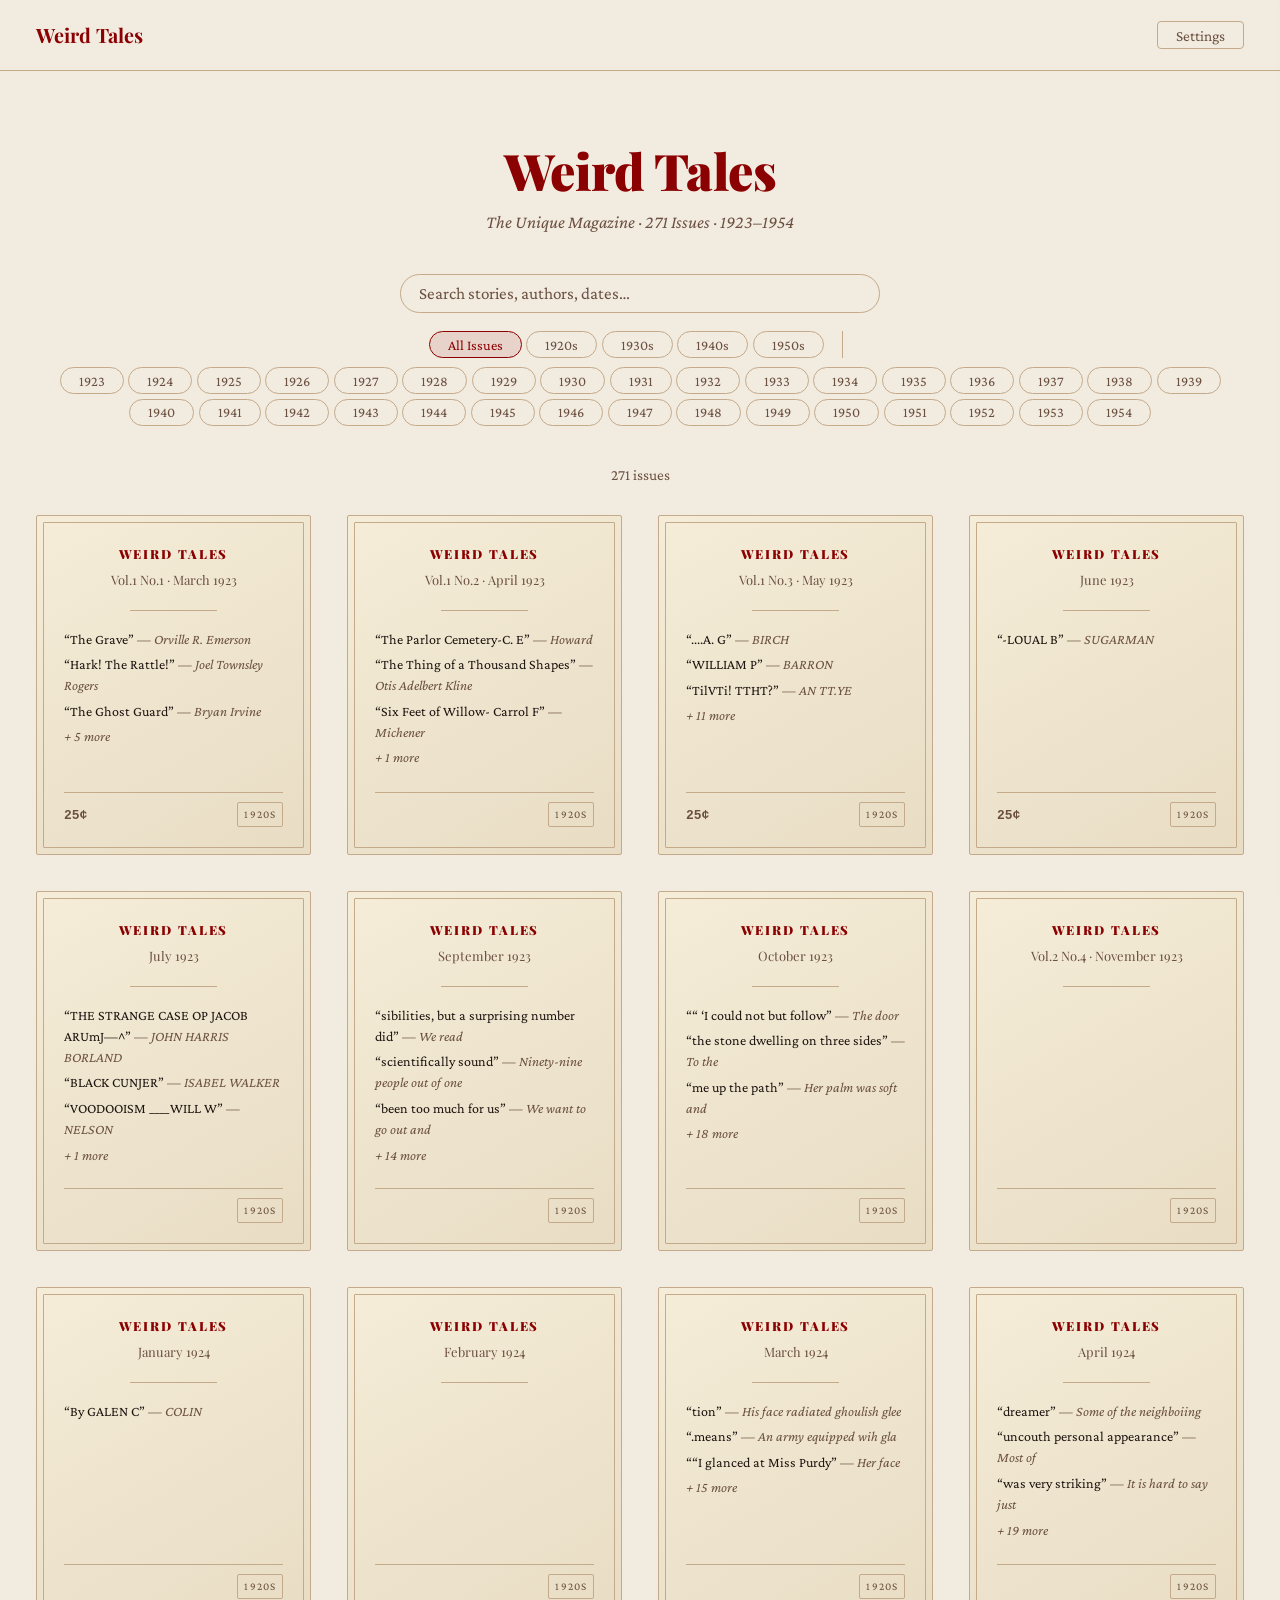
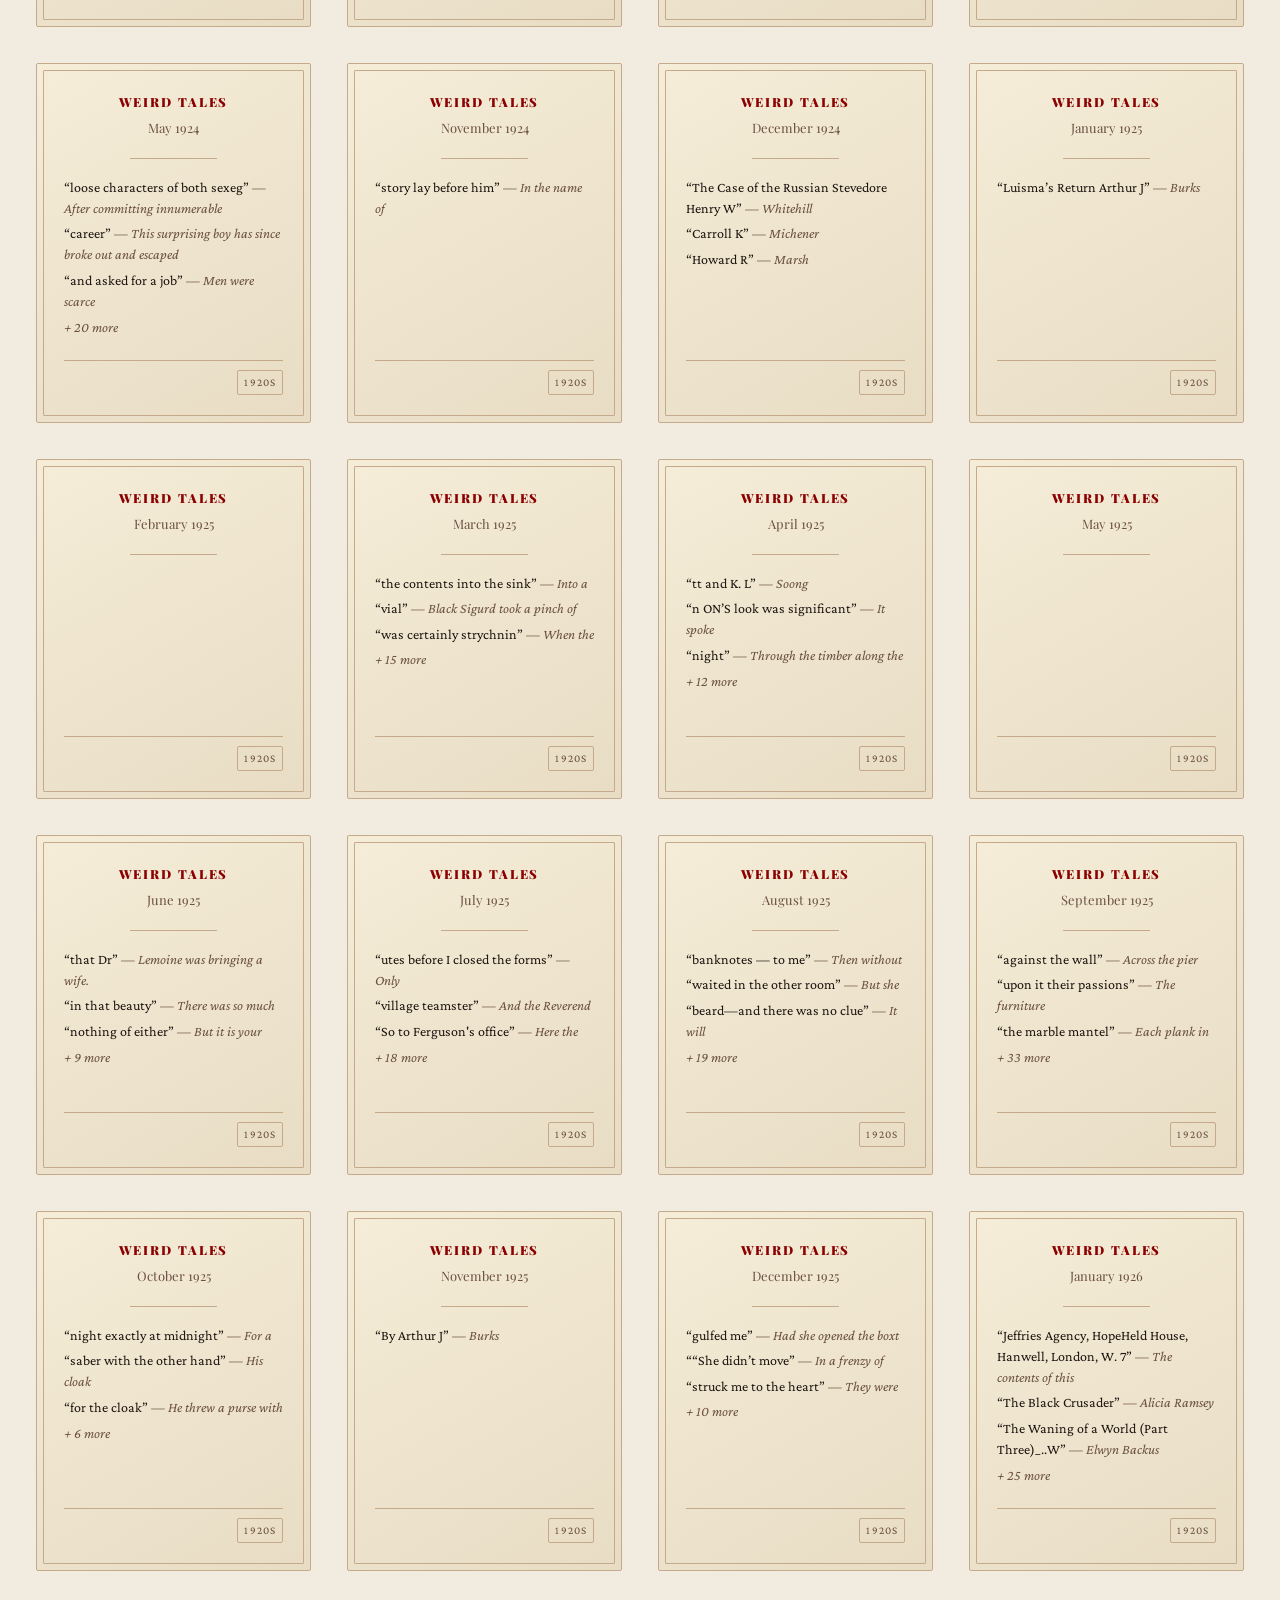
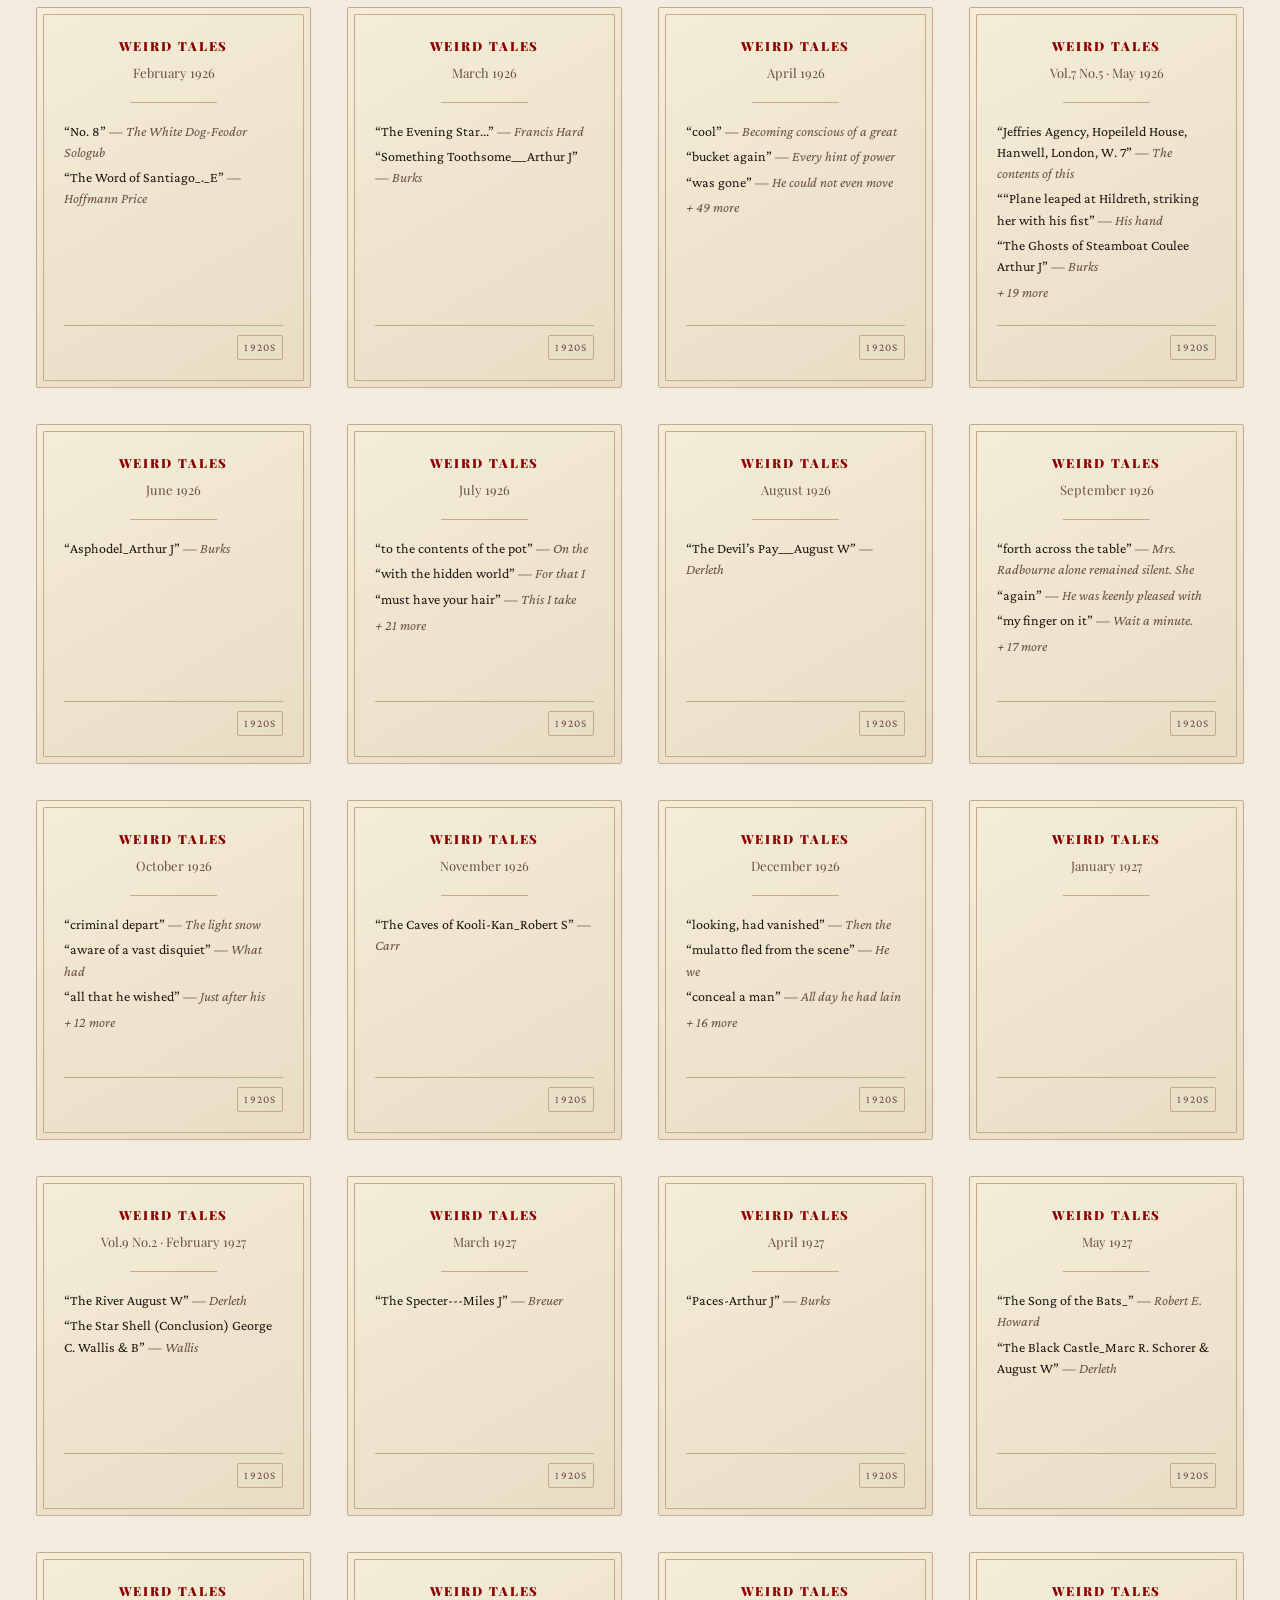
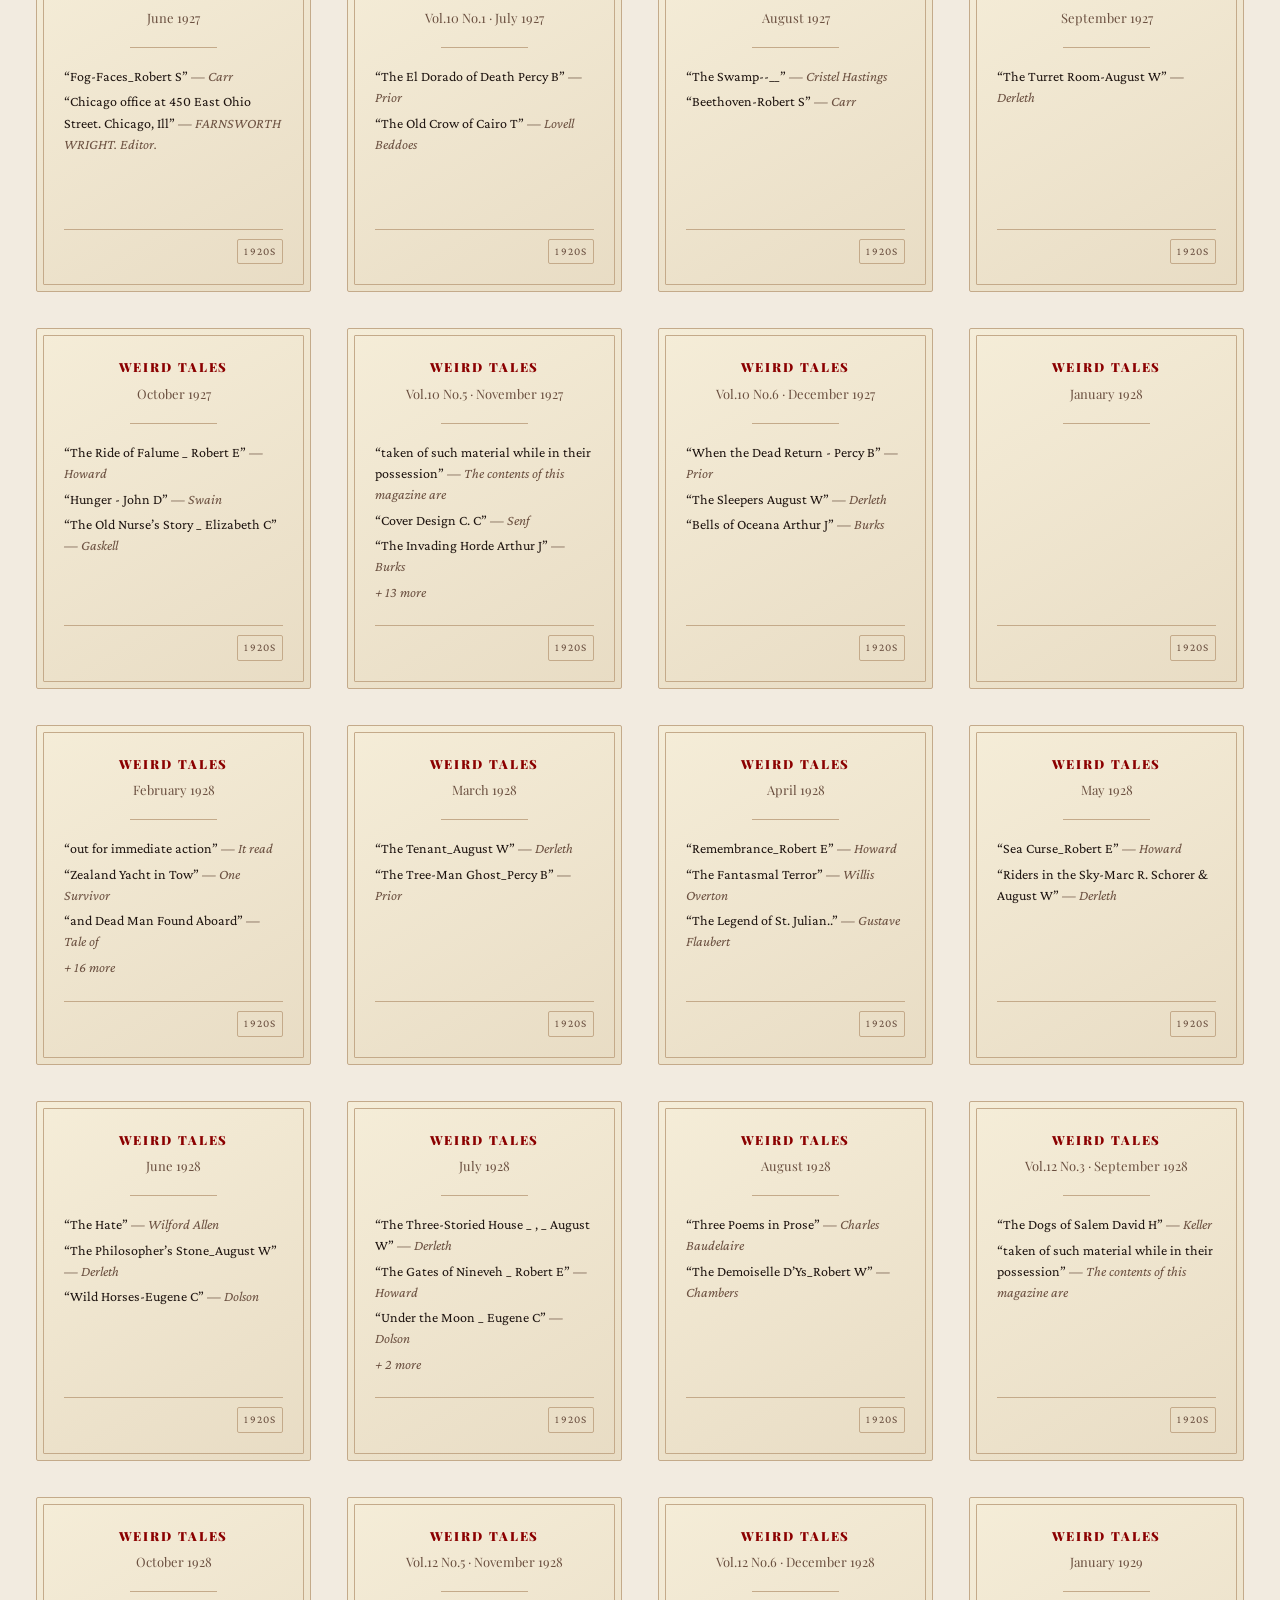
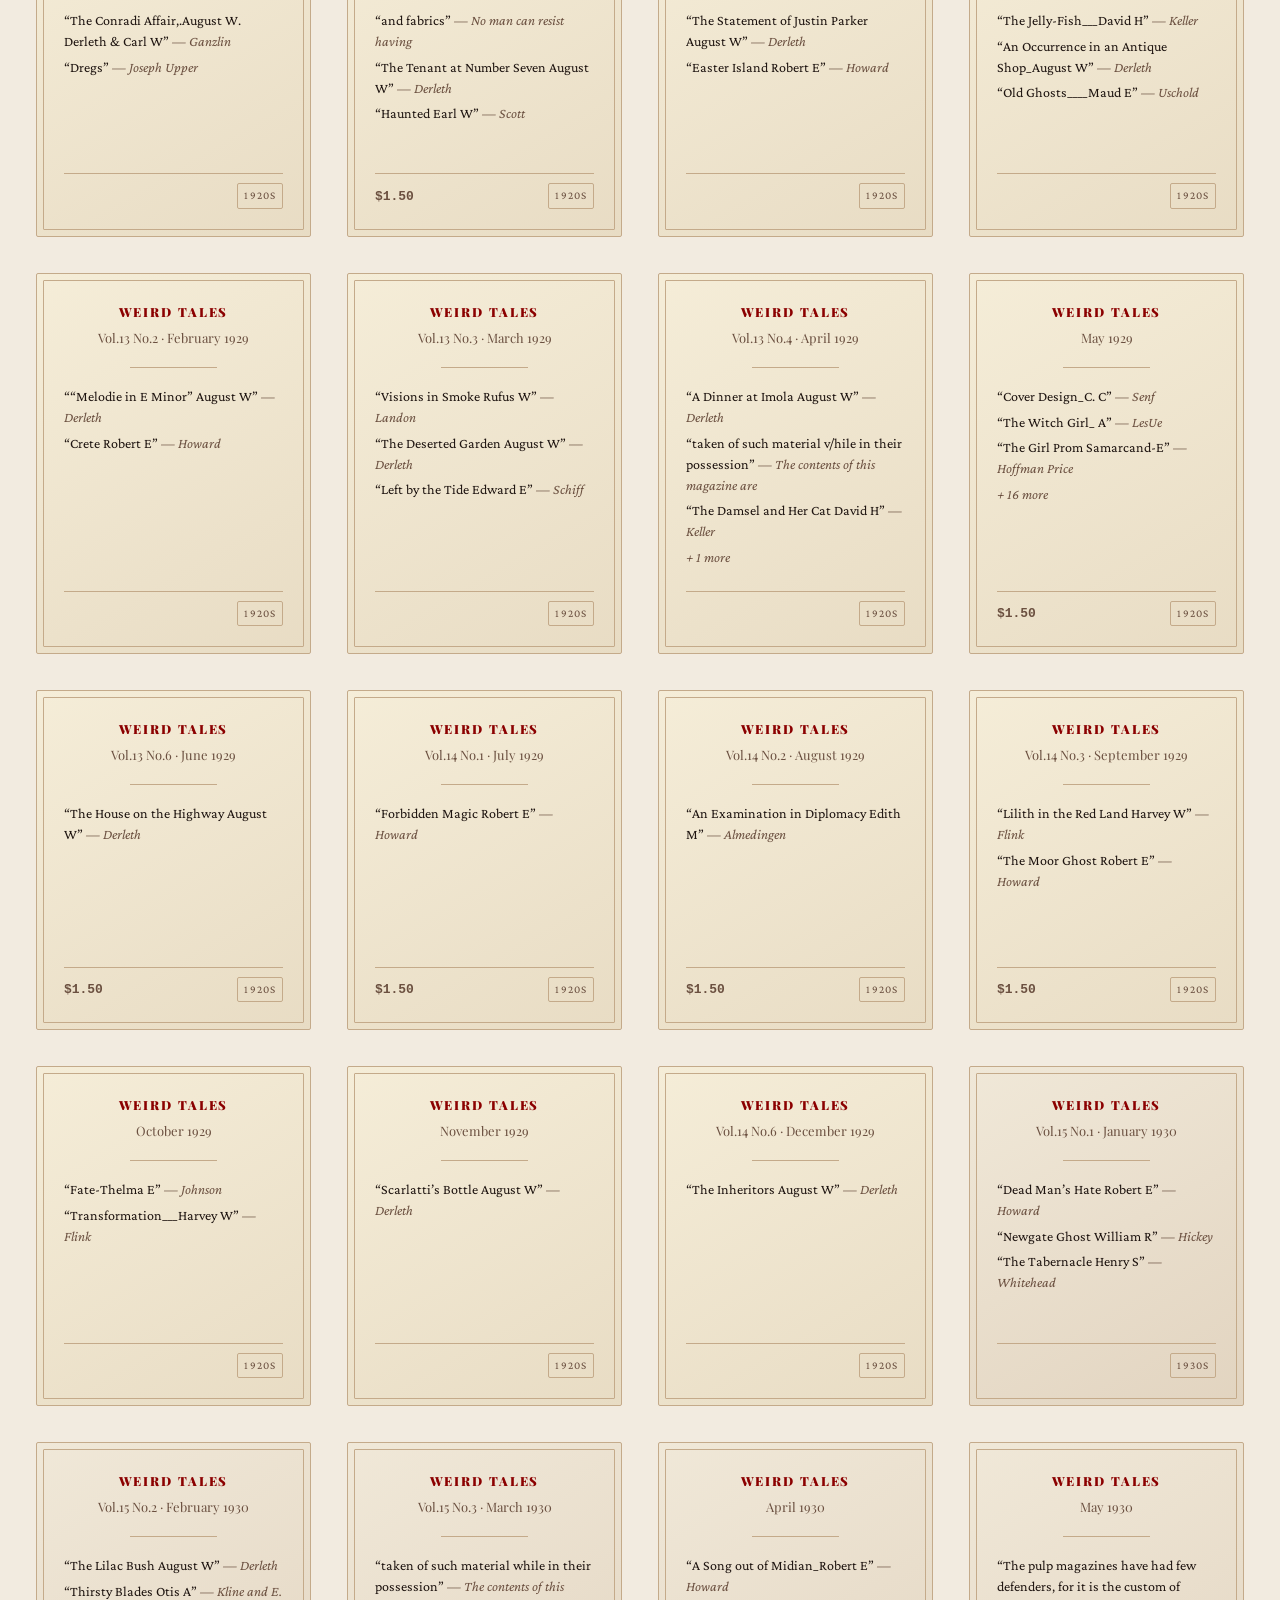
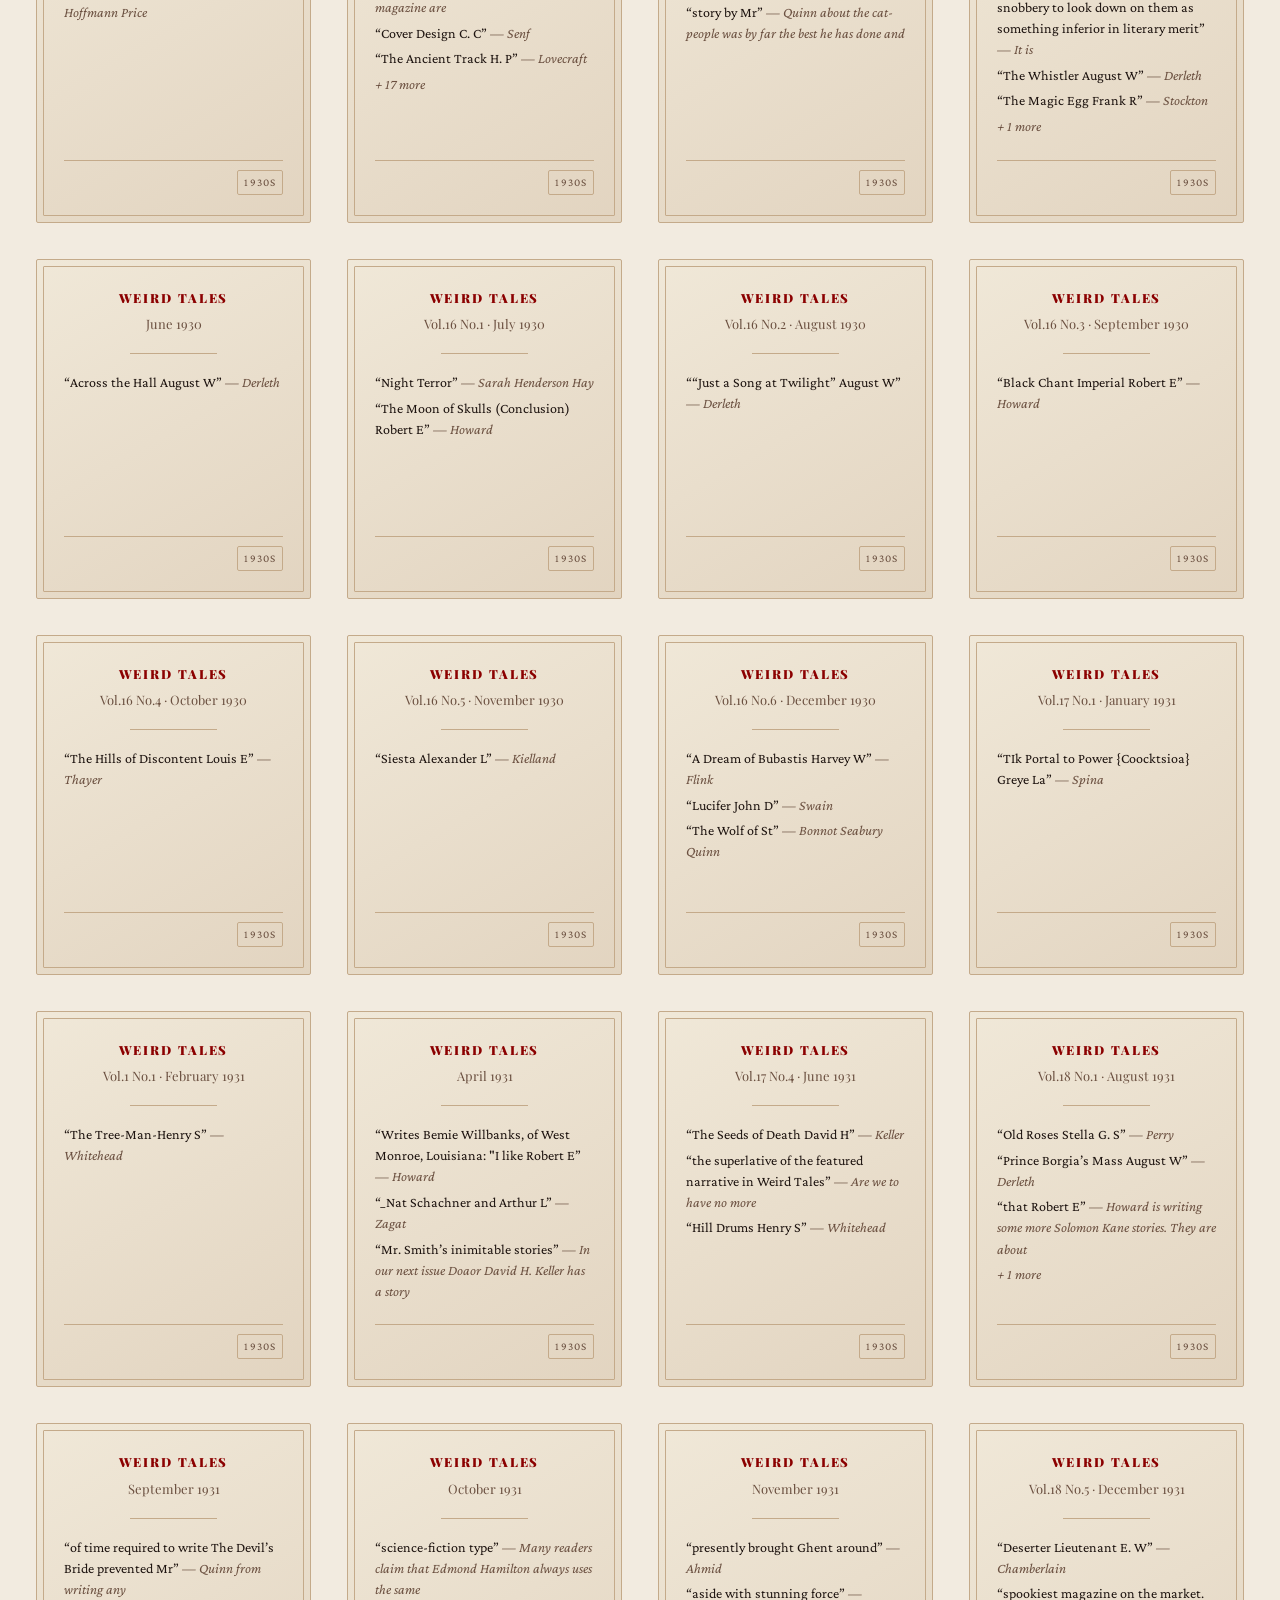
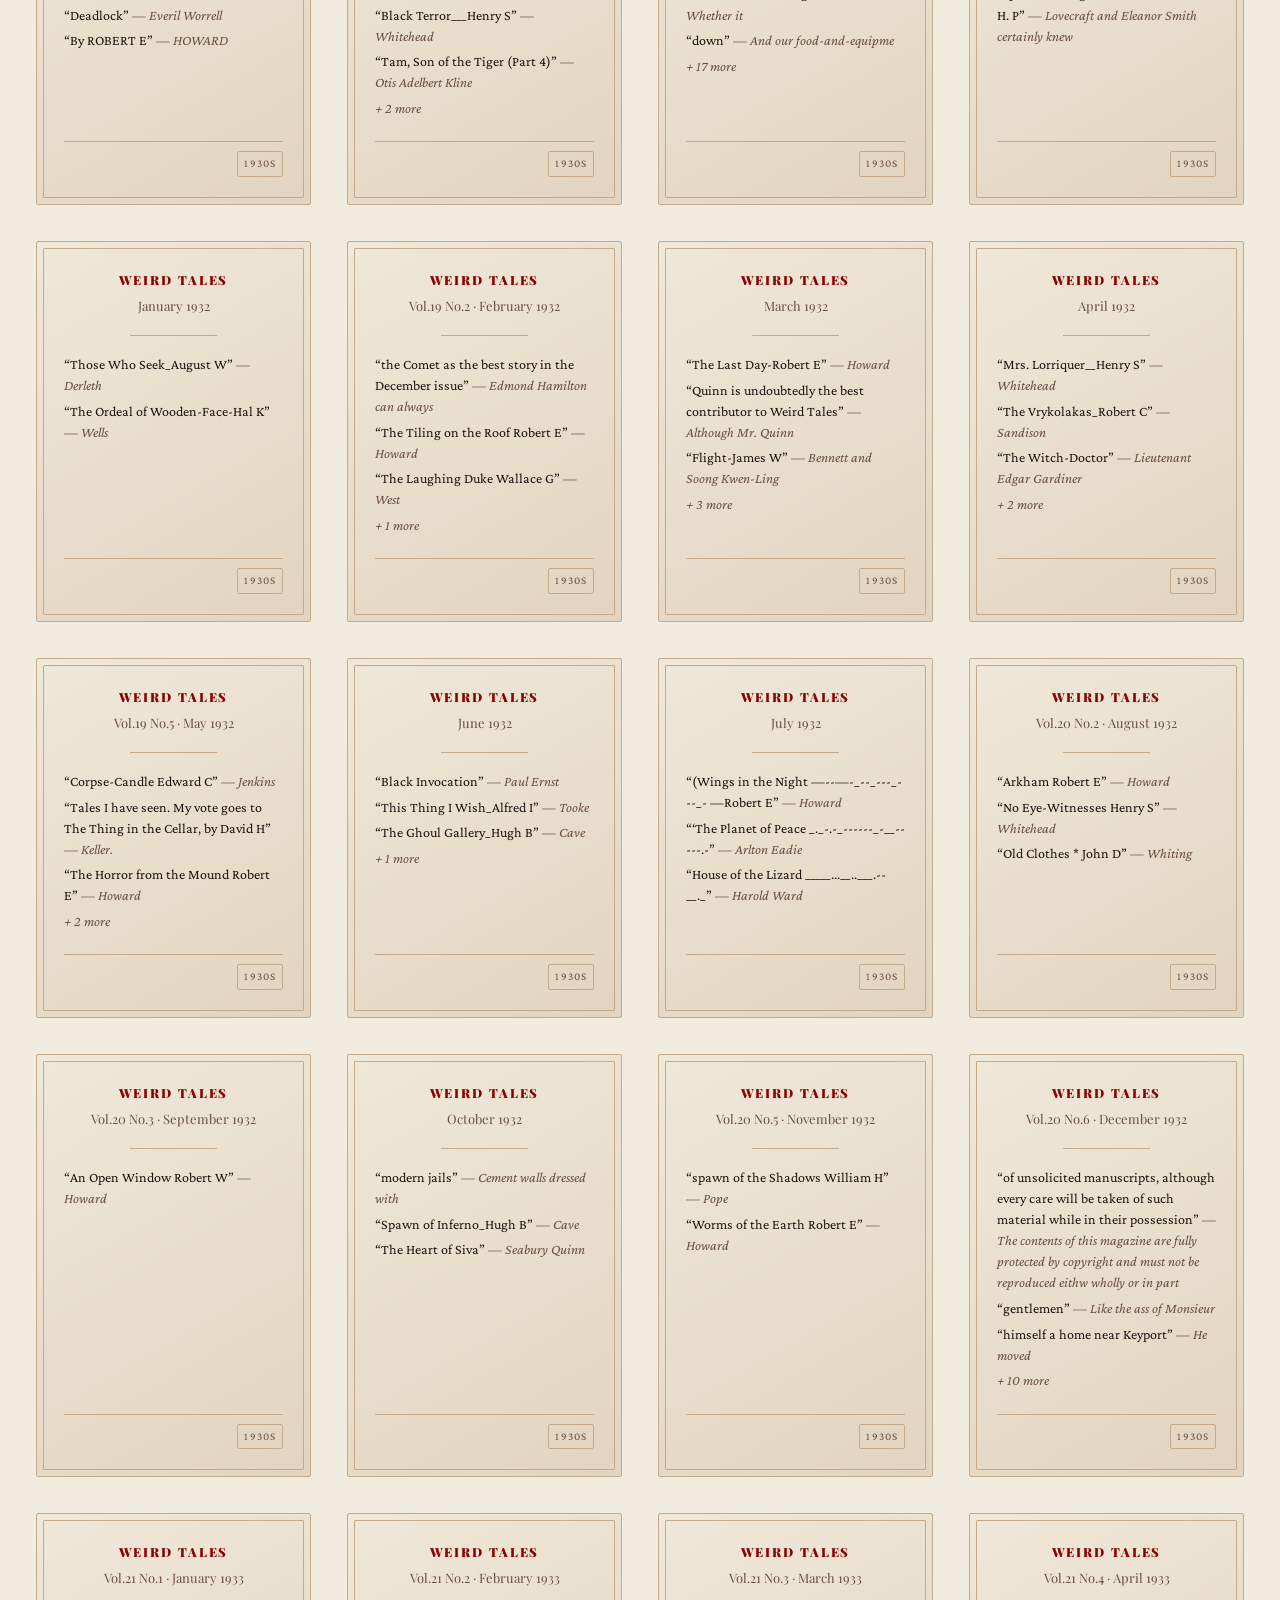
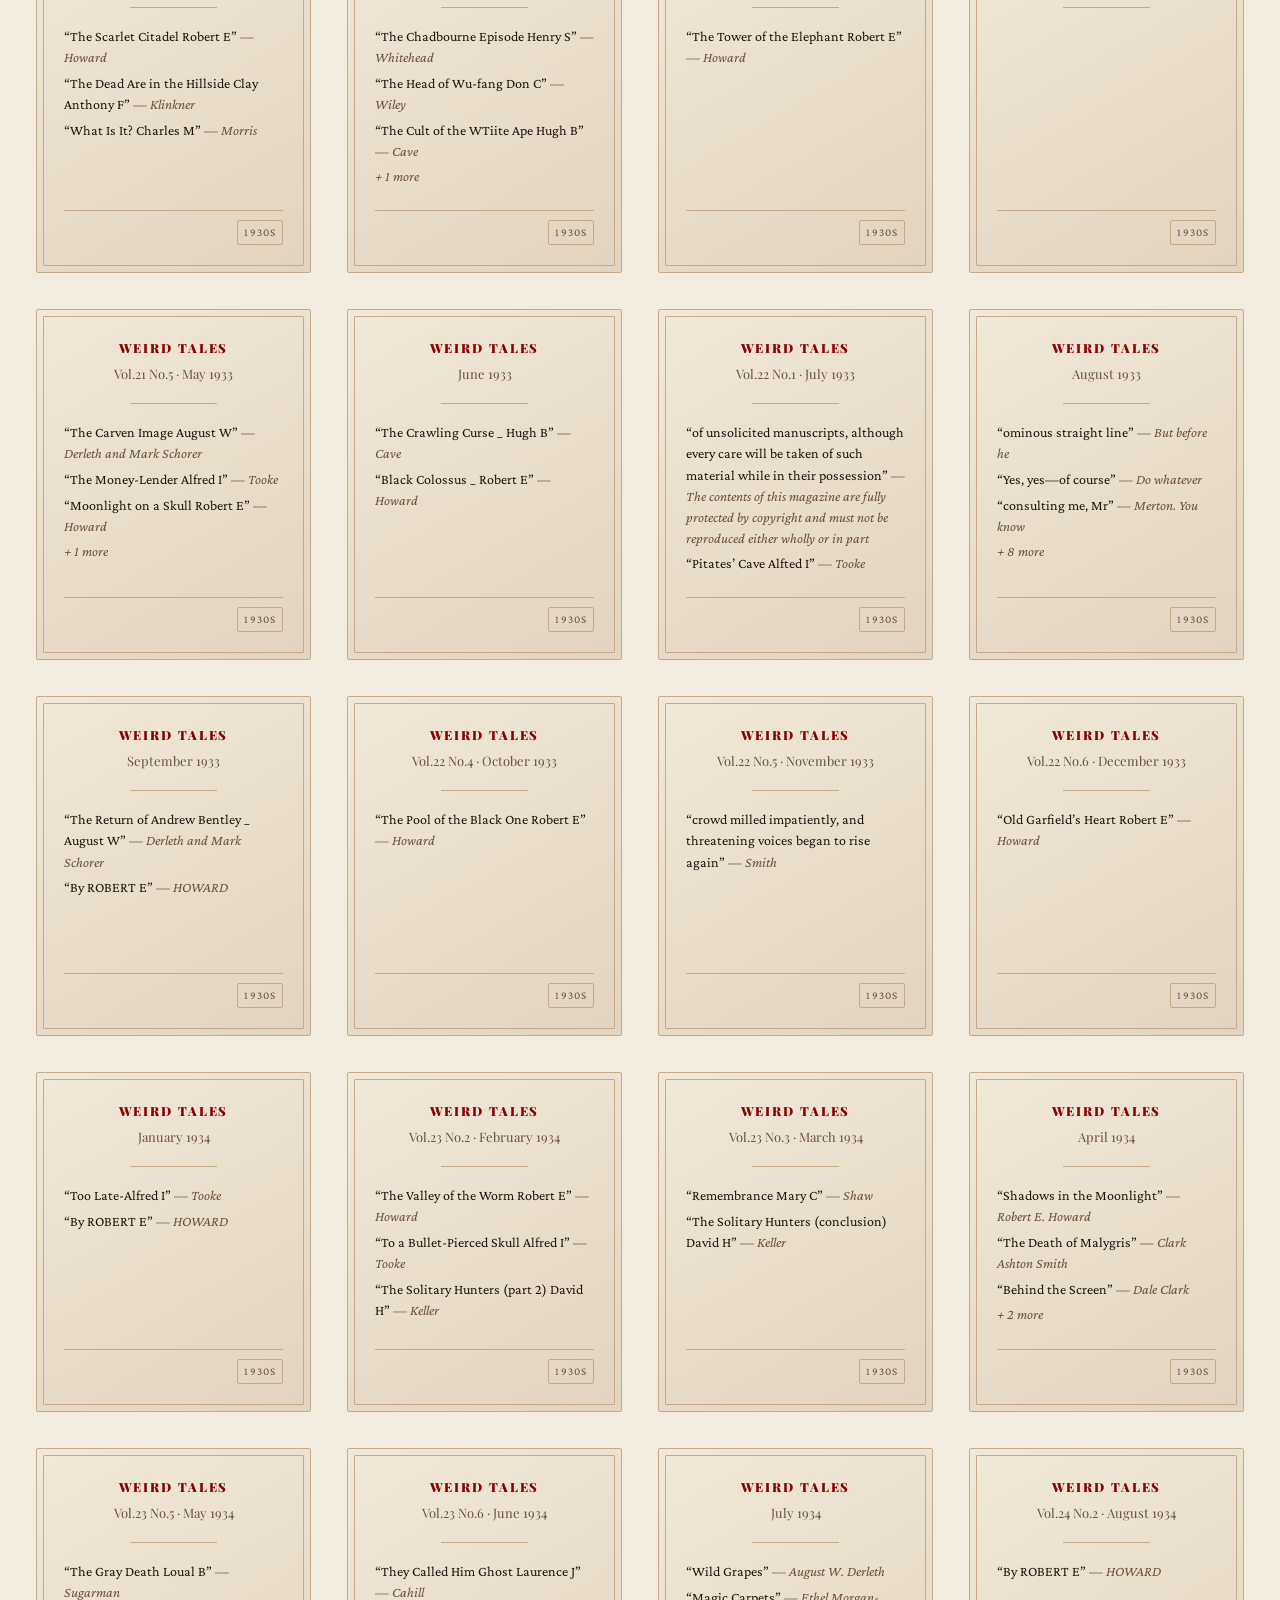
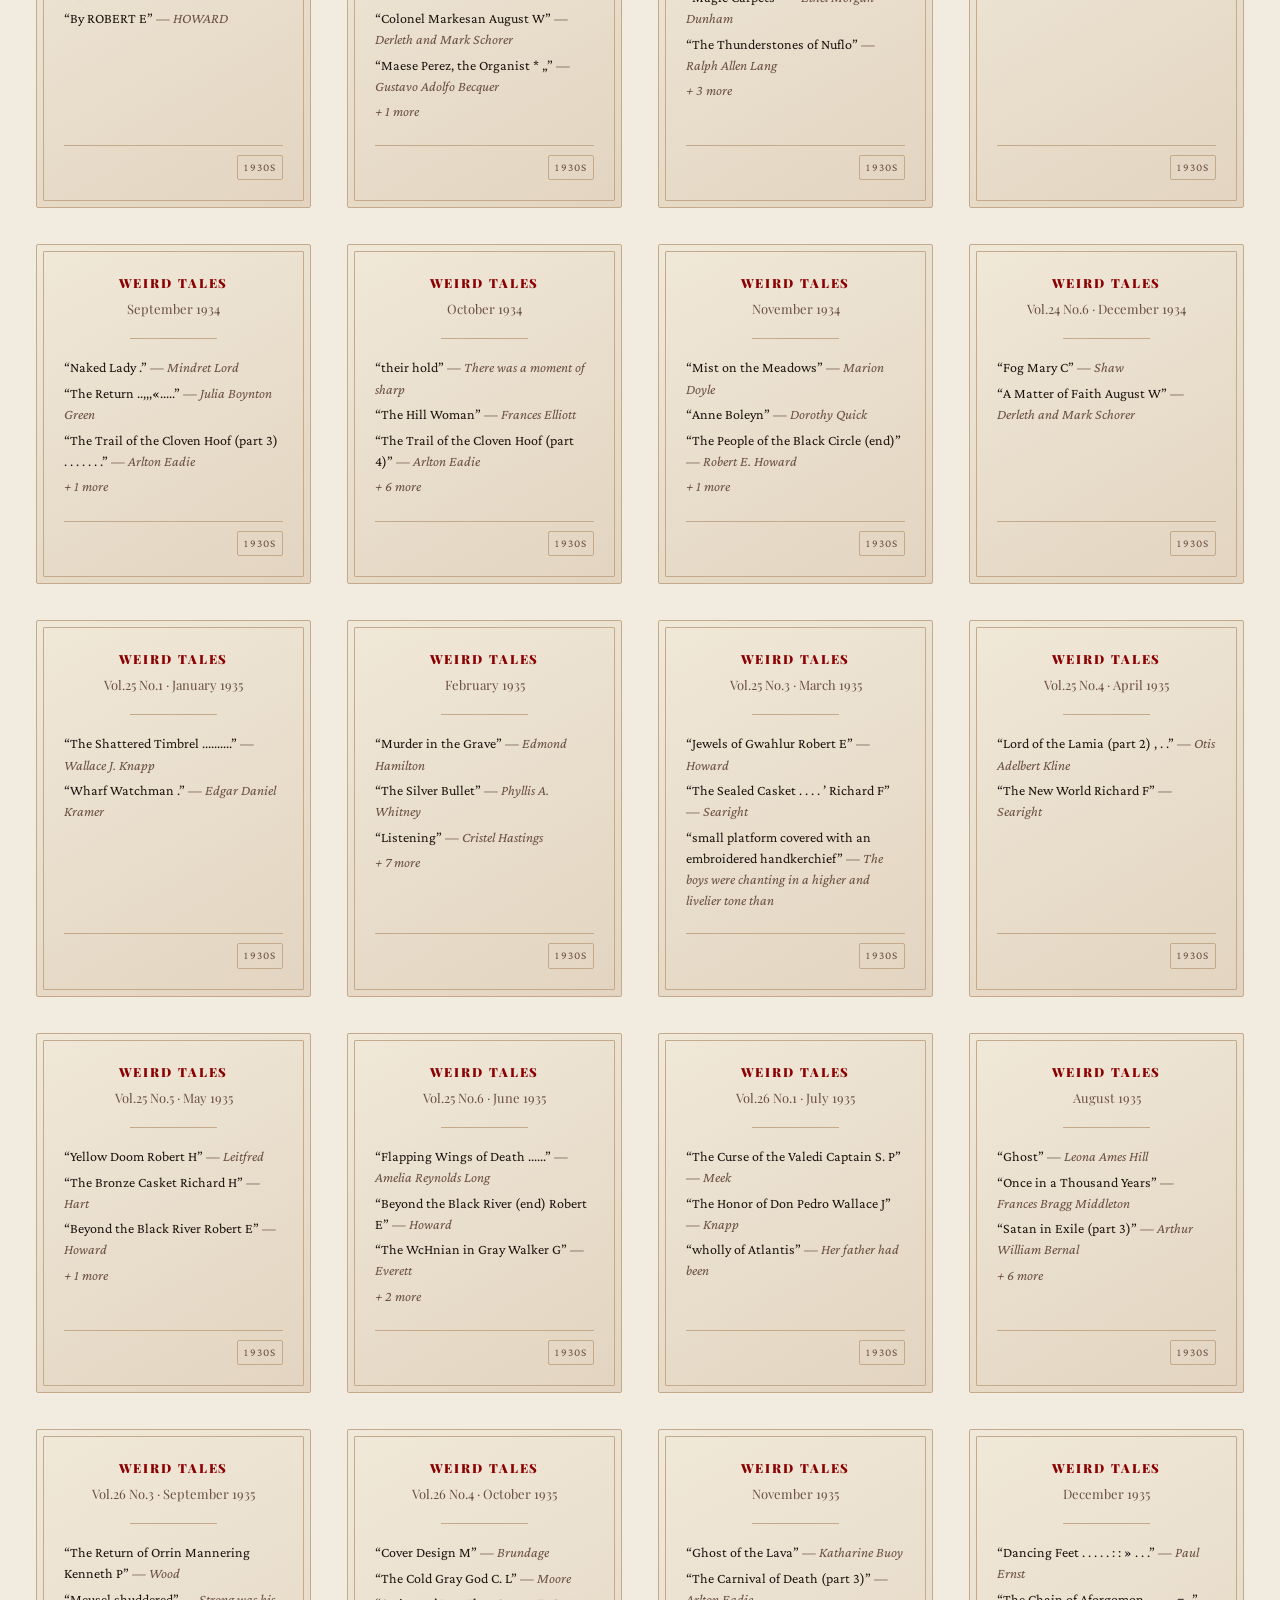
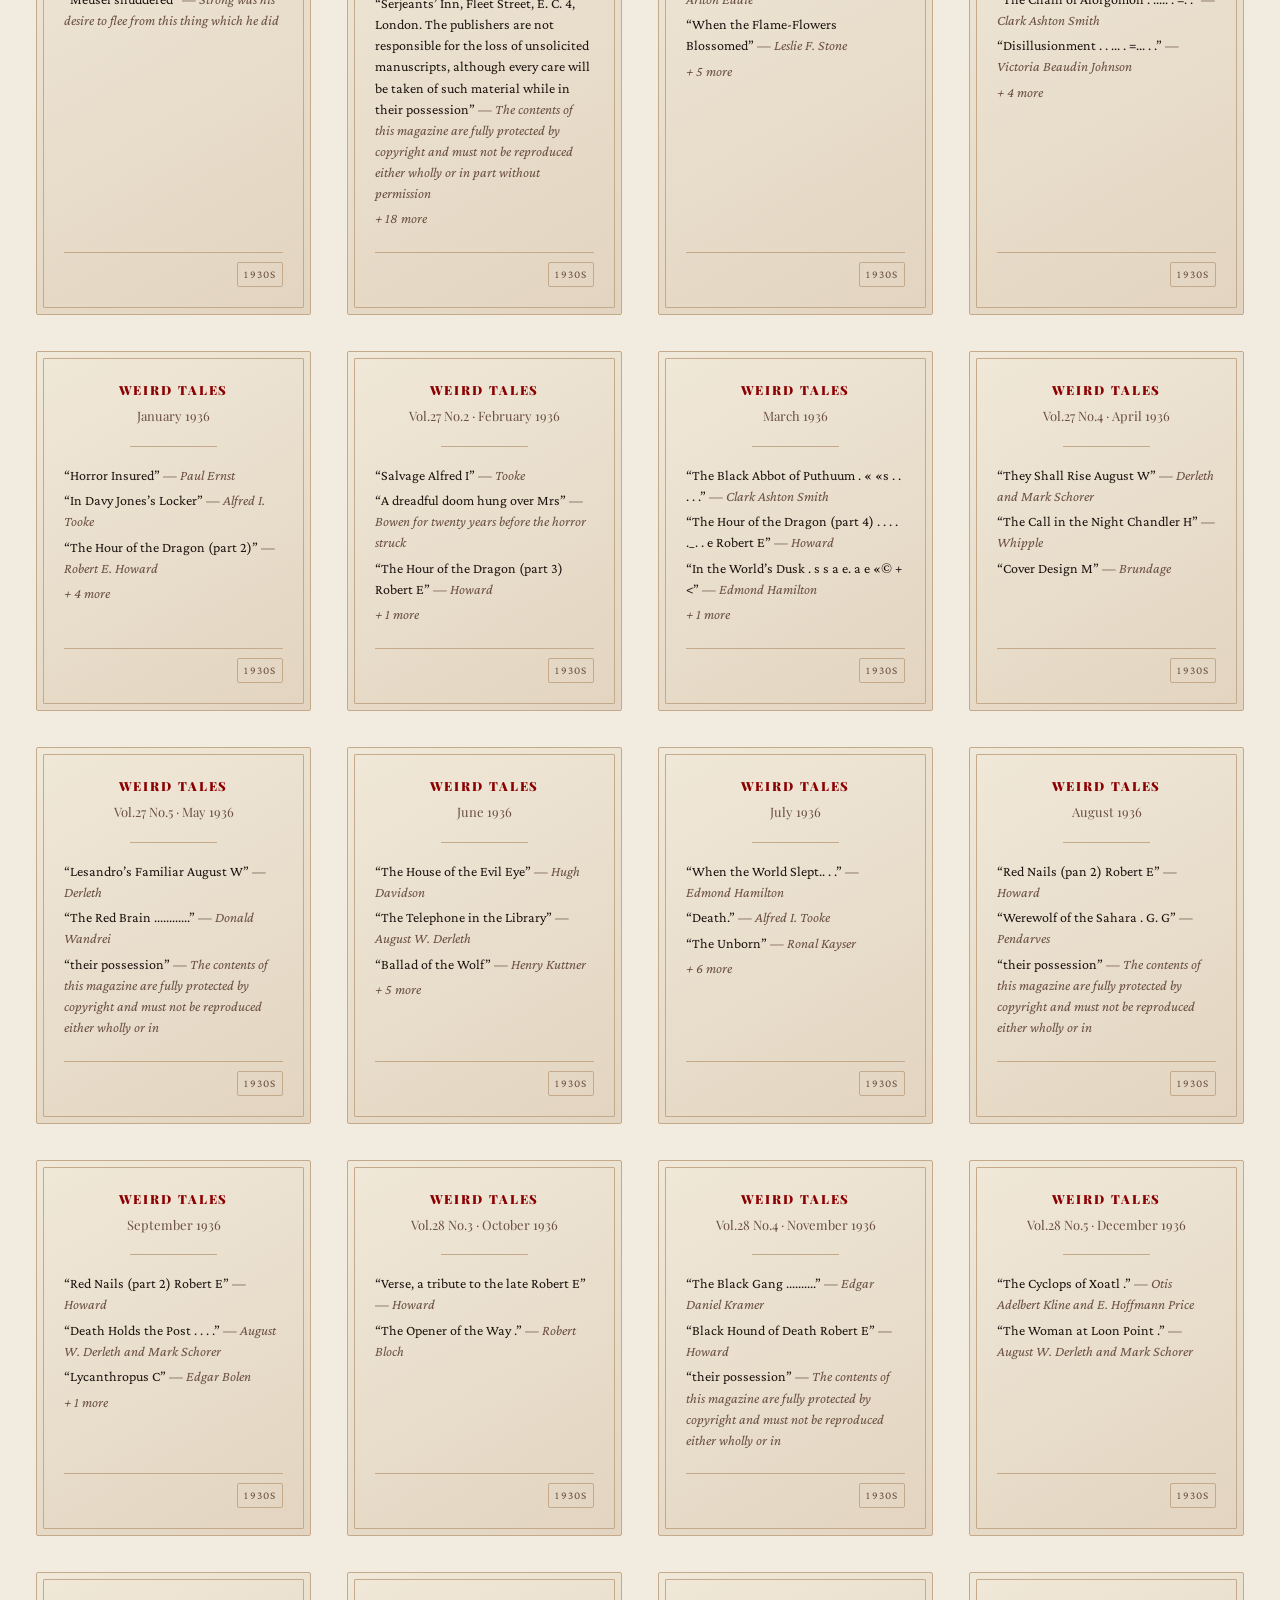
<file: index.html>
<!DOCTYPE html>
<html lang="en" data-theme="sepia">
<head>
  <meta charset="UTF-8">
  <meta name="viewport" content="width=device-width, initial-scale=1.0">
  <title>Weird Tales — The Unique Magazine</title>
  <link rel="preconnect" href="https://fonts.googleapis.com">
  <link rel="preconnect" href="https://fonts.gstatic.com" crossorigin>
  <link href="https://fonts.googleapis.com/css2?family=Crimson+Pro:ital,wght@0,400;0,600;0,700;1,400;1,600&family=Playfair+Display:ital,wght@0,400;0,700;0,900;1,400;1,700&display=swap" rel="stylesheet">
  <link rel="stylesheet" href="css/variables.css">
  <link rel="stylesheet" href="css/components.css">
  <link rel="stylesheet" href="css/shelf.css">
</head>
<body>

  <nav class="site-nav">
    <a href="index.html" class="site-nav__title">Weird Tales</a>
    <div class="site-nav__actions">
      <button class="btn" id="settings-toggle" aria-label="Settings">Settings</button>
    </div>
  </nav>

  <header class="shelf-header">
    <h1 class="shelf-header__masthead">Weird Tales</h1>
    <p class="shelf-header__subtitle" id="shelf-subtitle">The Unique Magazine &middot; 1923&ndash;1954 &middot; The Complete Archive</p>
  </header>

  <div class="search-bar">
    <input type="search" id="search-input" class="search-bar__input" placeholder="Search stories, authors, dates…" autocomplete="off" spellcheck="false">
  </div>

  <div class="filters" id="filters">
    <div class="filters__group" id="decade-filters">
      <button class="filter-btn filter-btn--active" data-filter="all">All Issues</button>
      <button class="filter-btn" data-filter="1920s">1920s</button>
      <button class="filter-btn" data-filter="1930s">1930s</button>
      <button class="filter-btn" data-filter="1940s">1940s</button>
      <button class="filter-btn" data-filter="1950s">1950s</button>
    </div>
    <div class="filters__separator"></div>
    <div class="filters__group" id="year-filters"></div>
  </div>

  <div class="issue-count" id="issue-count"></div>

  <div class="issue-grid" id="issue-grid"></div>

  <footer class="site-footer">
    Weird Tales &middot; Public Domain Archive &middot; Sourced from the Internet Archive
  </footer>

  <!-- Settings Panel -->
  <div class="overlay" id="overlay"></div>
  <aside class="settings-panel" id="settings-panel">
    <div class="settings-panel__header">
      <span class="settings-panel__title">Settings</span>
      <button class="settings-panel__close" id="settings-close">&times;</button>
    </div>
    <div class="settings-group">
      <div class="settings-group__label">Theme</div>
      <div class="settings-group__options">
        <button class="btn btn--active" data-theme-choice="sepia">Sepia</button>
        <button class="btn" data-theme-choice="light">Light</button>
        <button class="btn" data-theme-choice="dark">Dark</button>
      </div>
    </div>
  </aside>

  <script src="js/preferences.js"></script>
  <script src="js/shelf.js"></script>
</body>
</html>
</file>
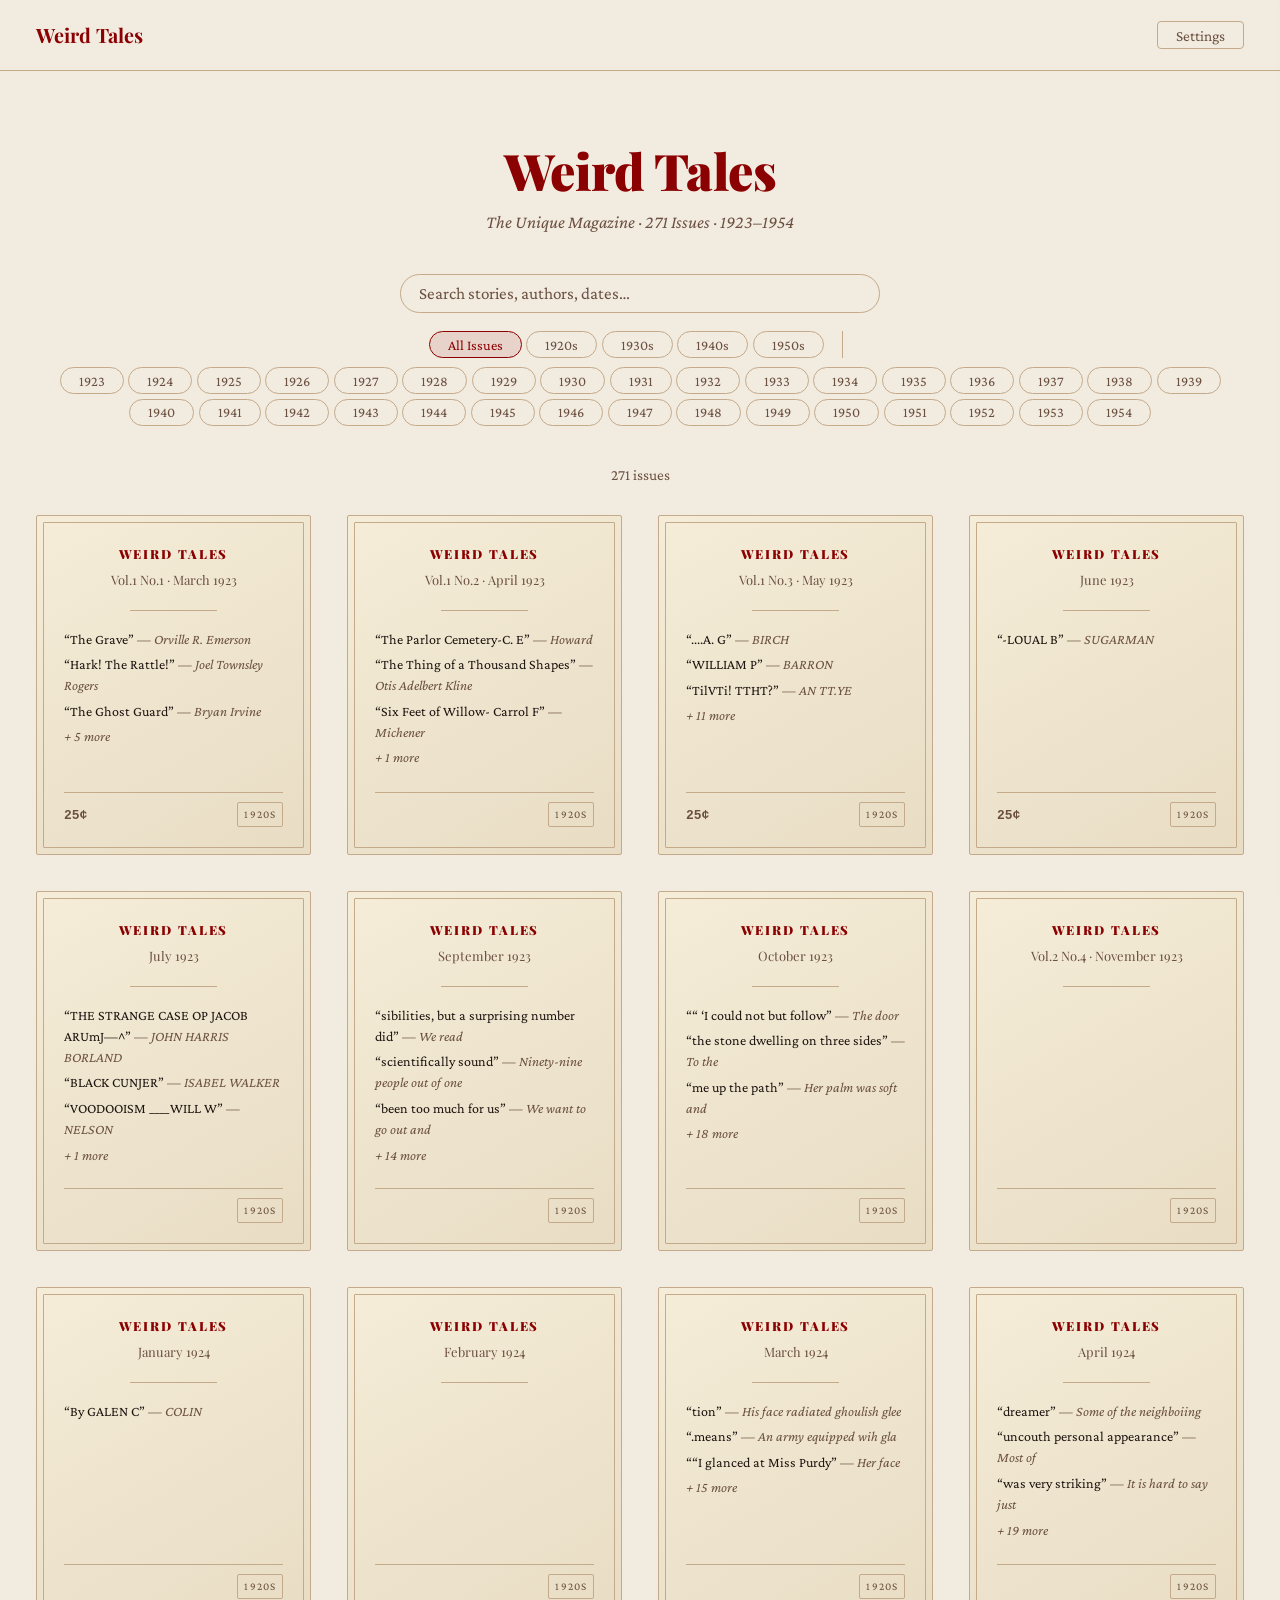
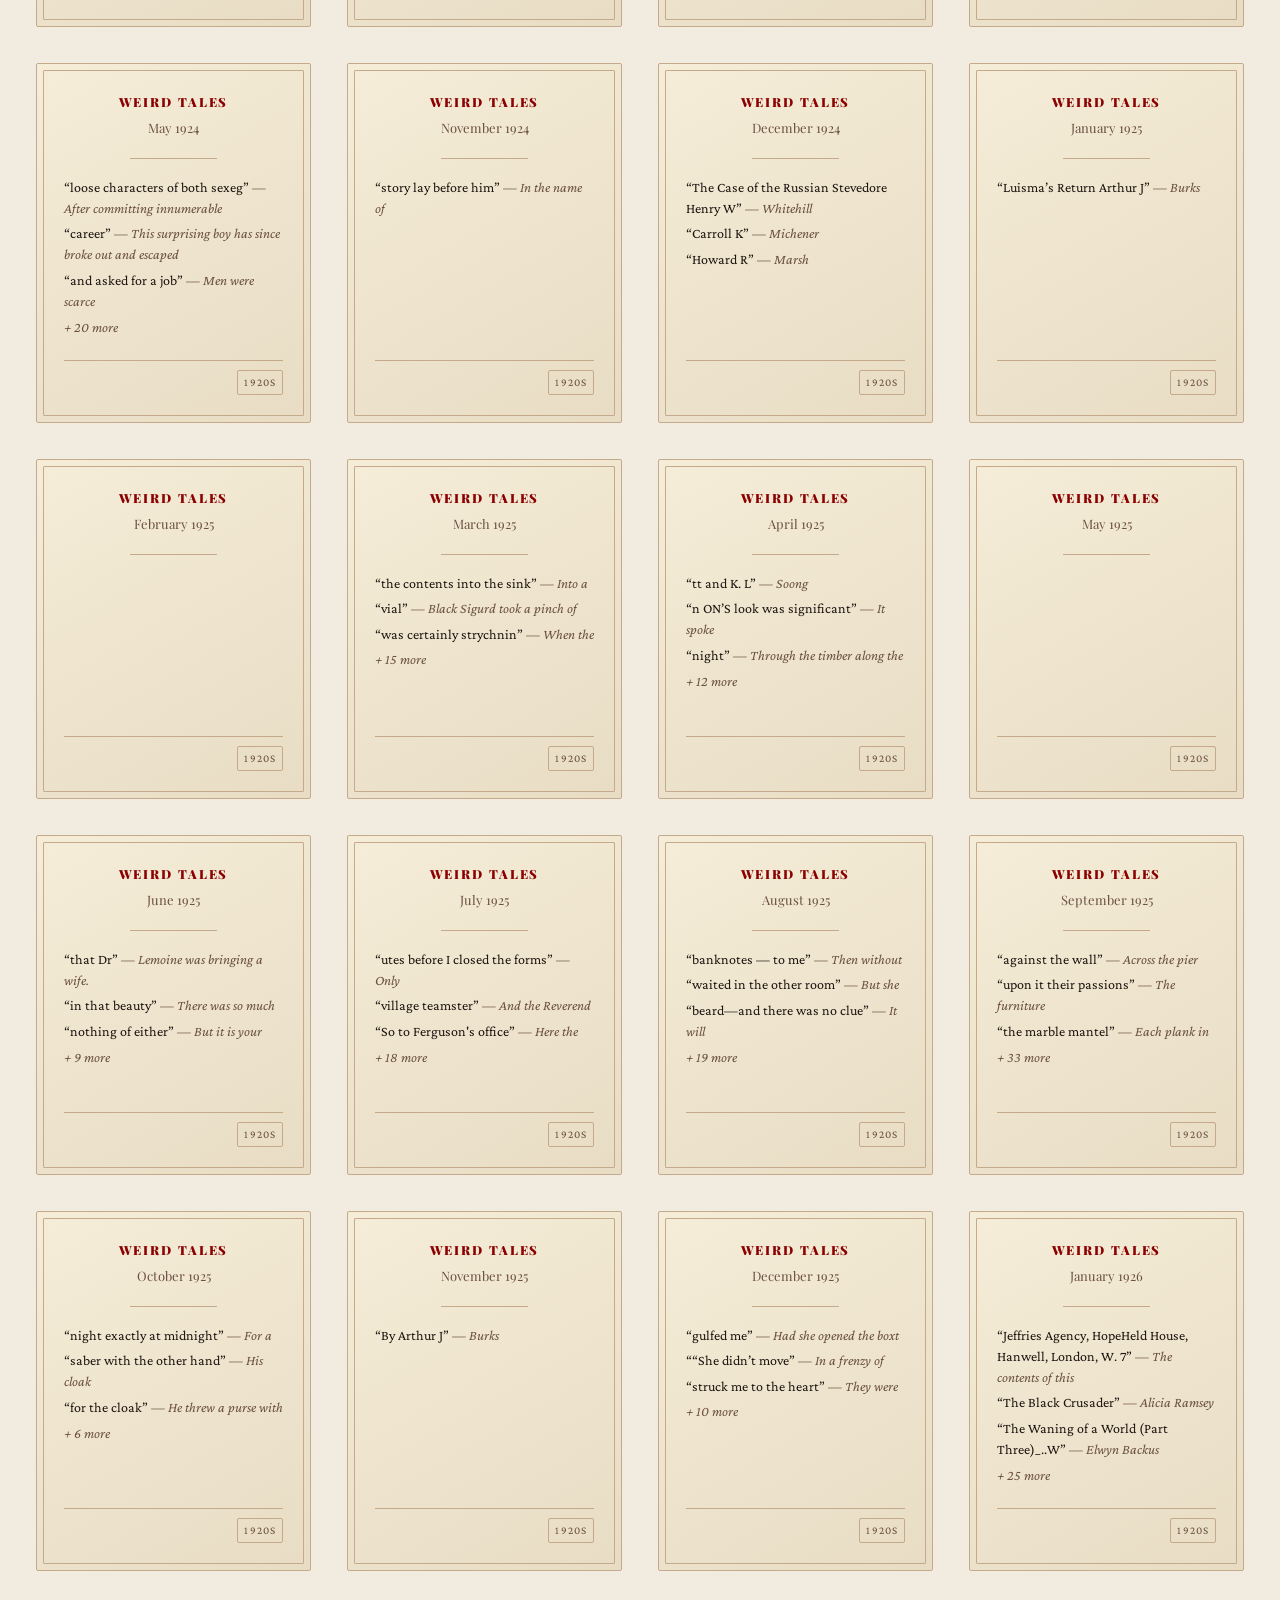
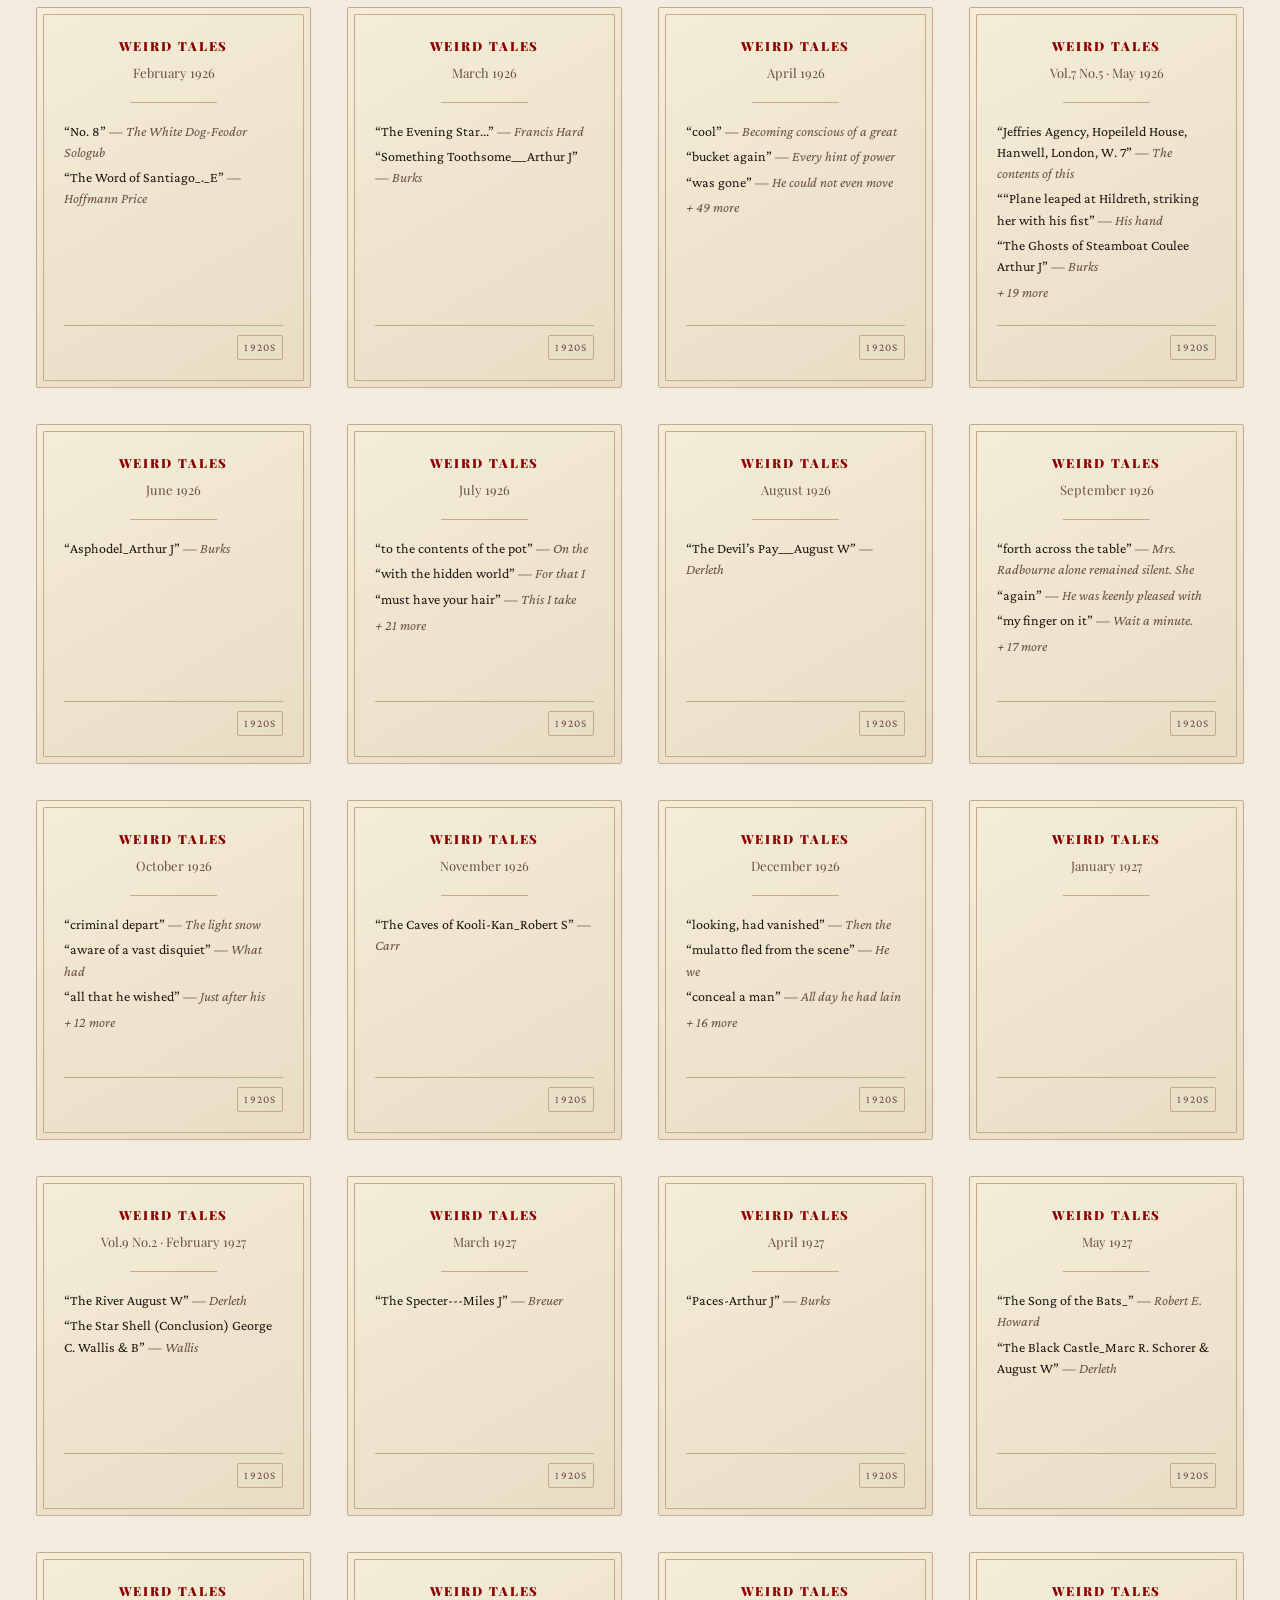
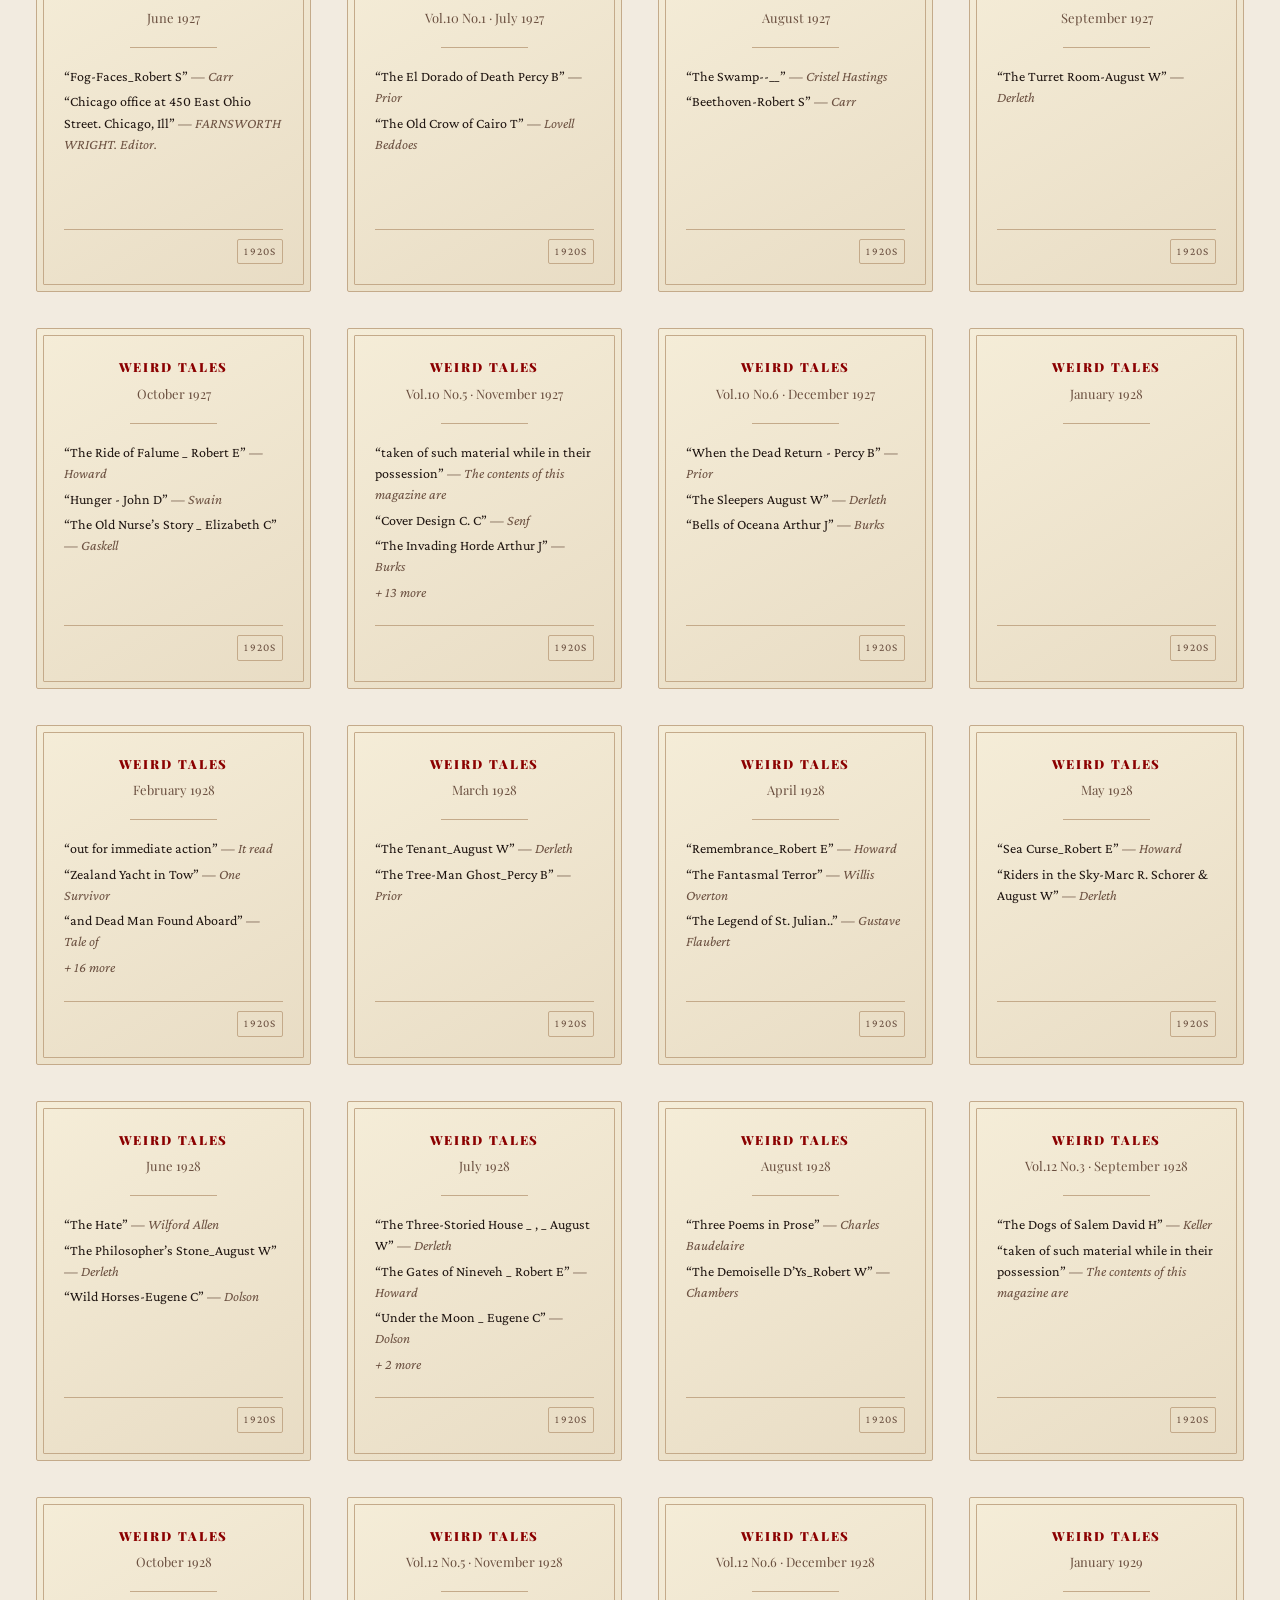
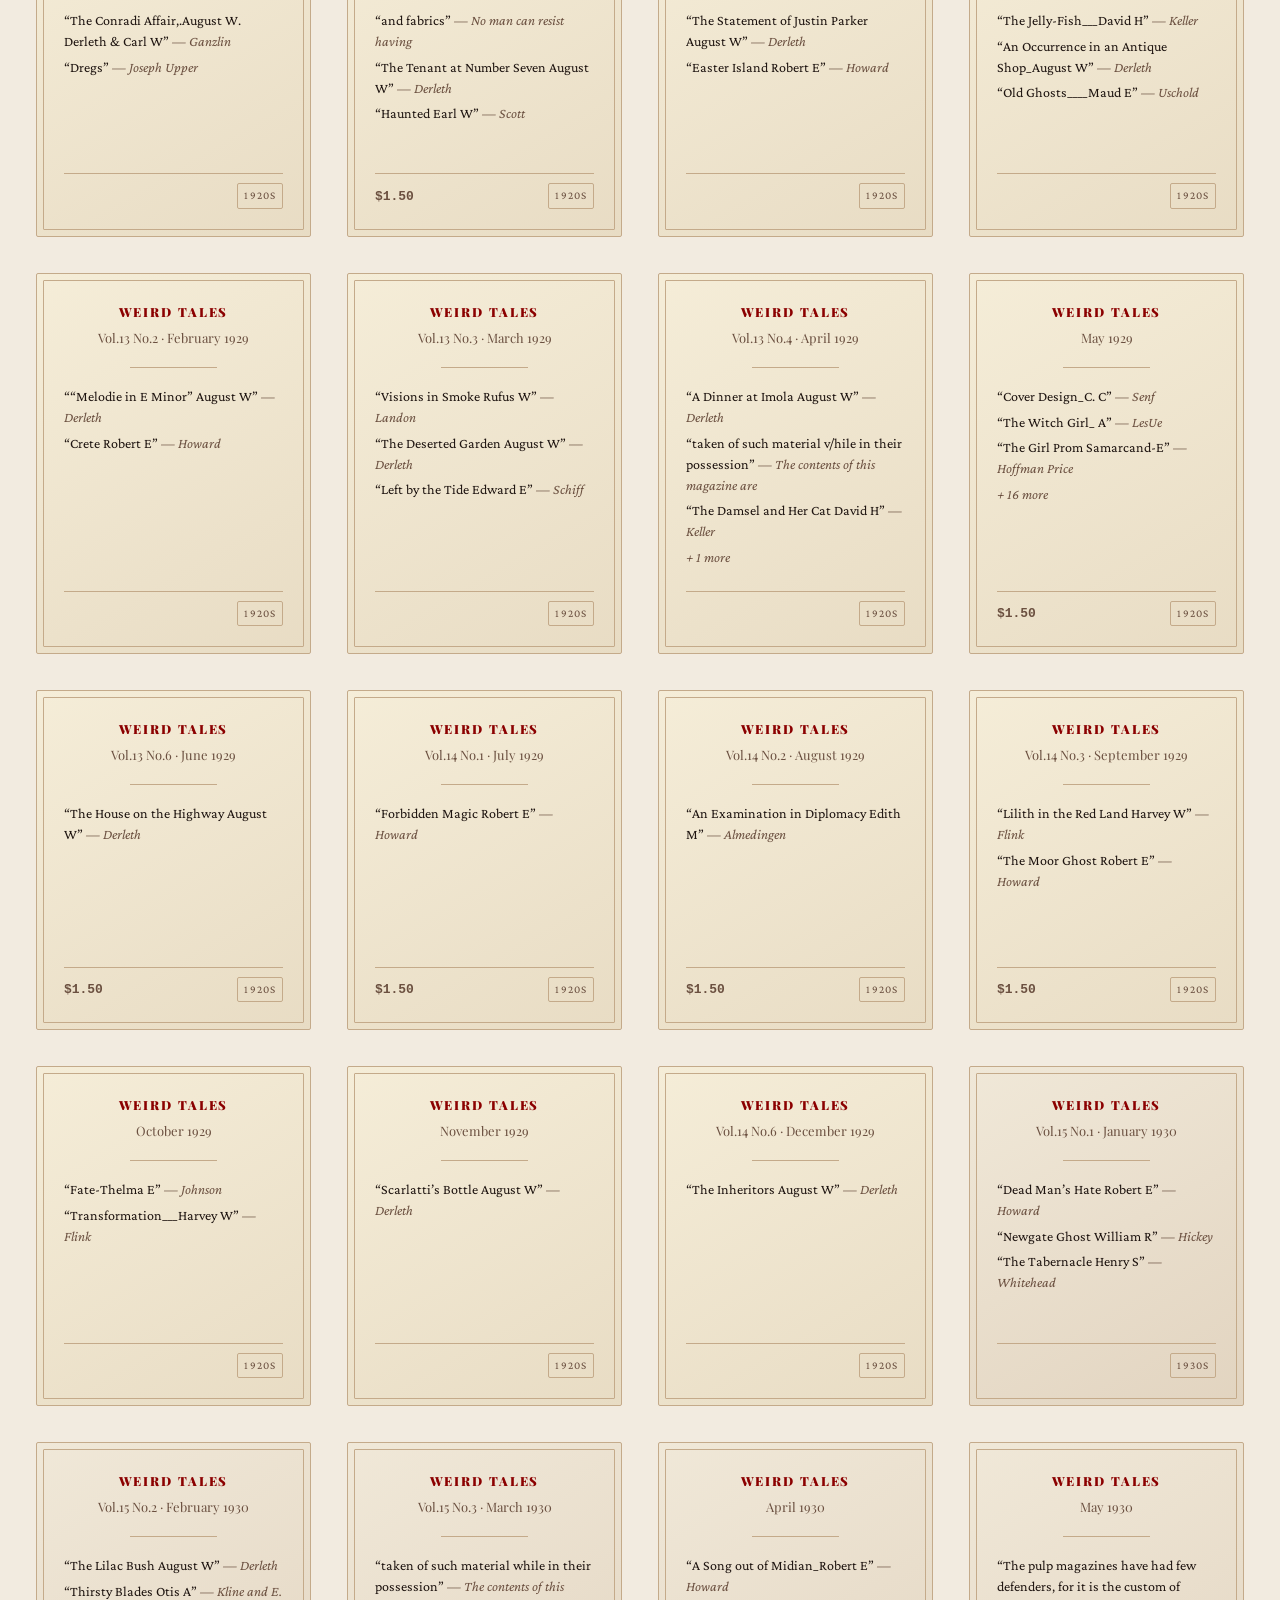
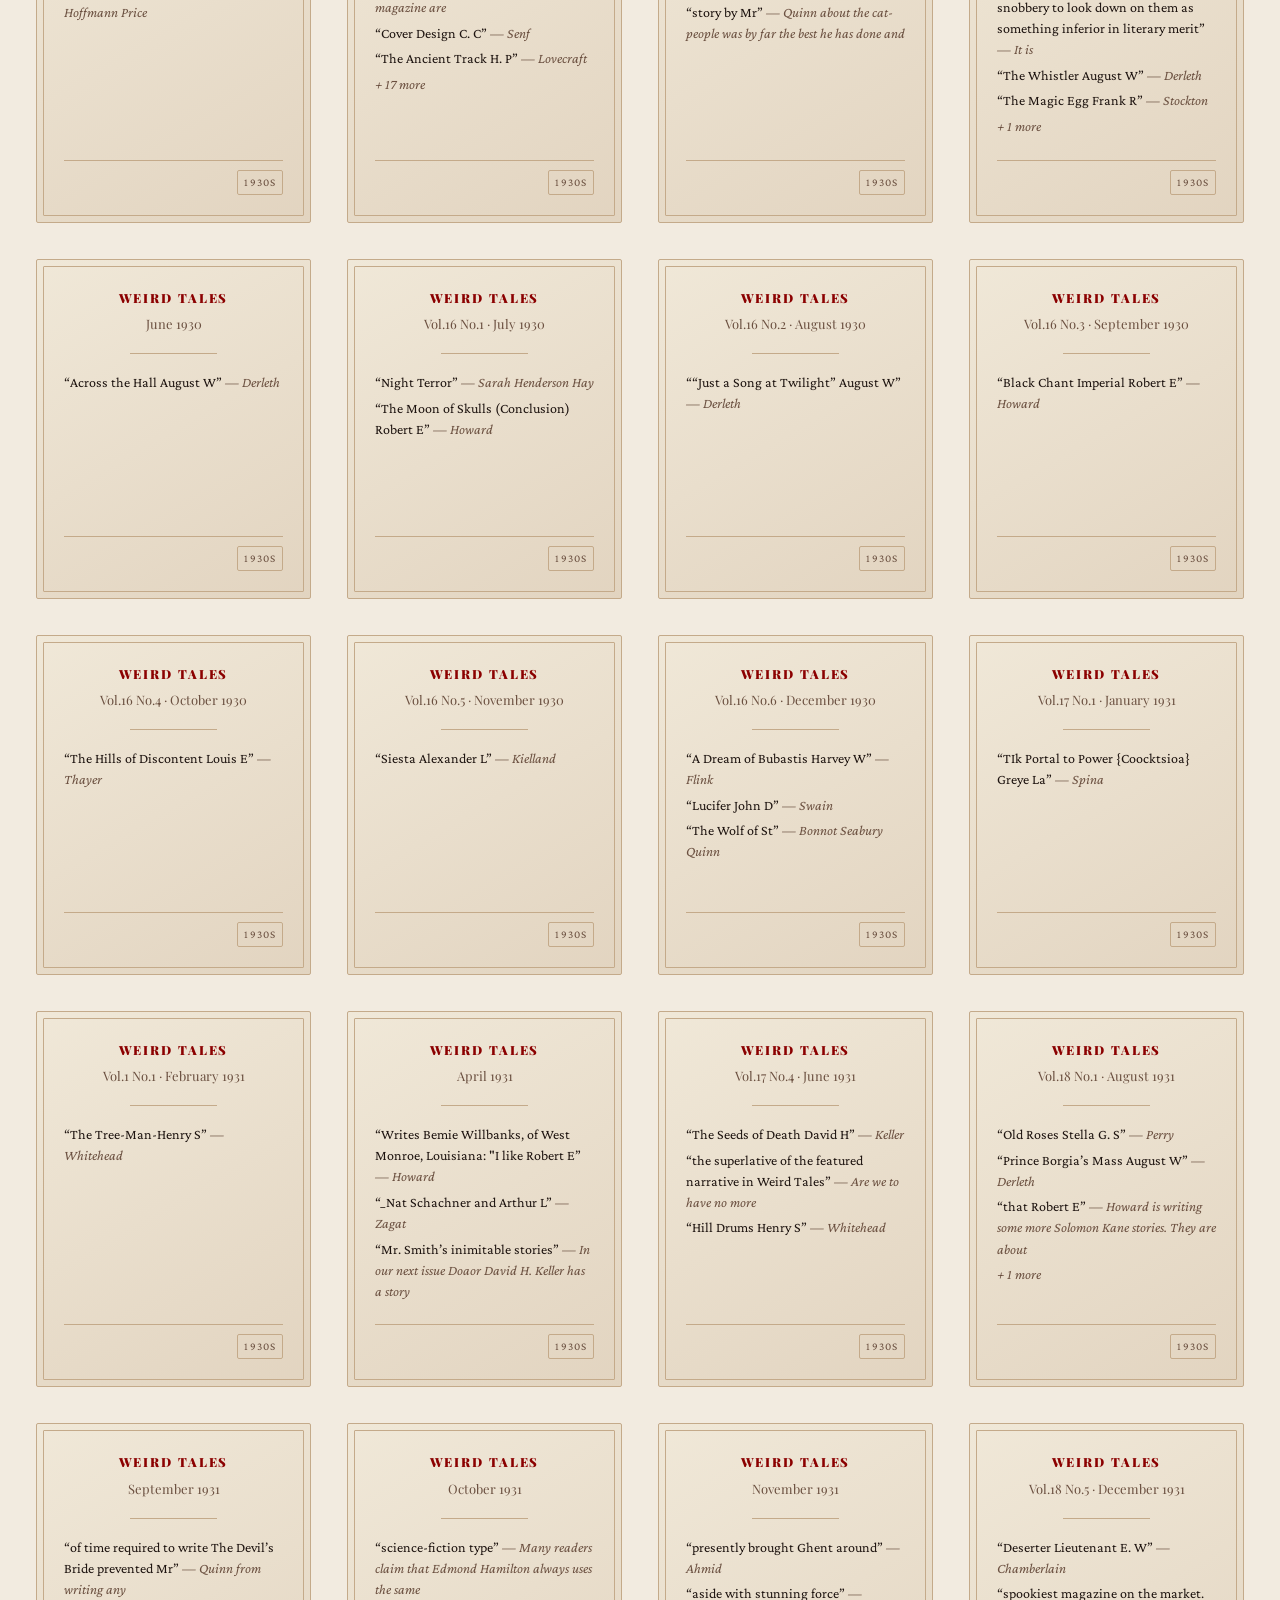
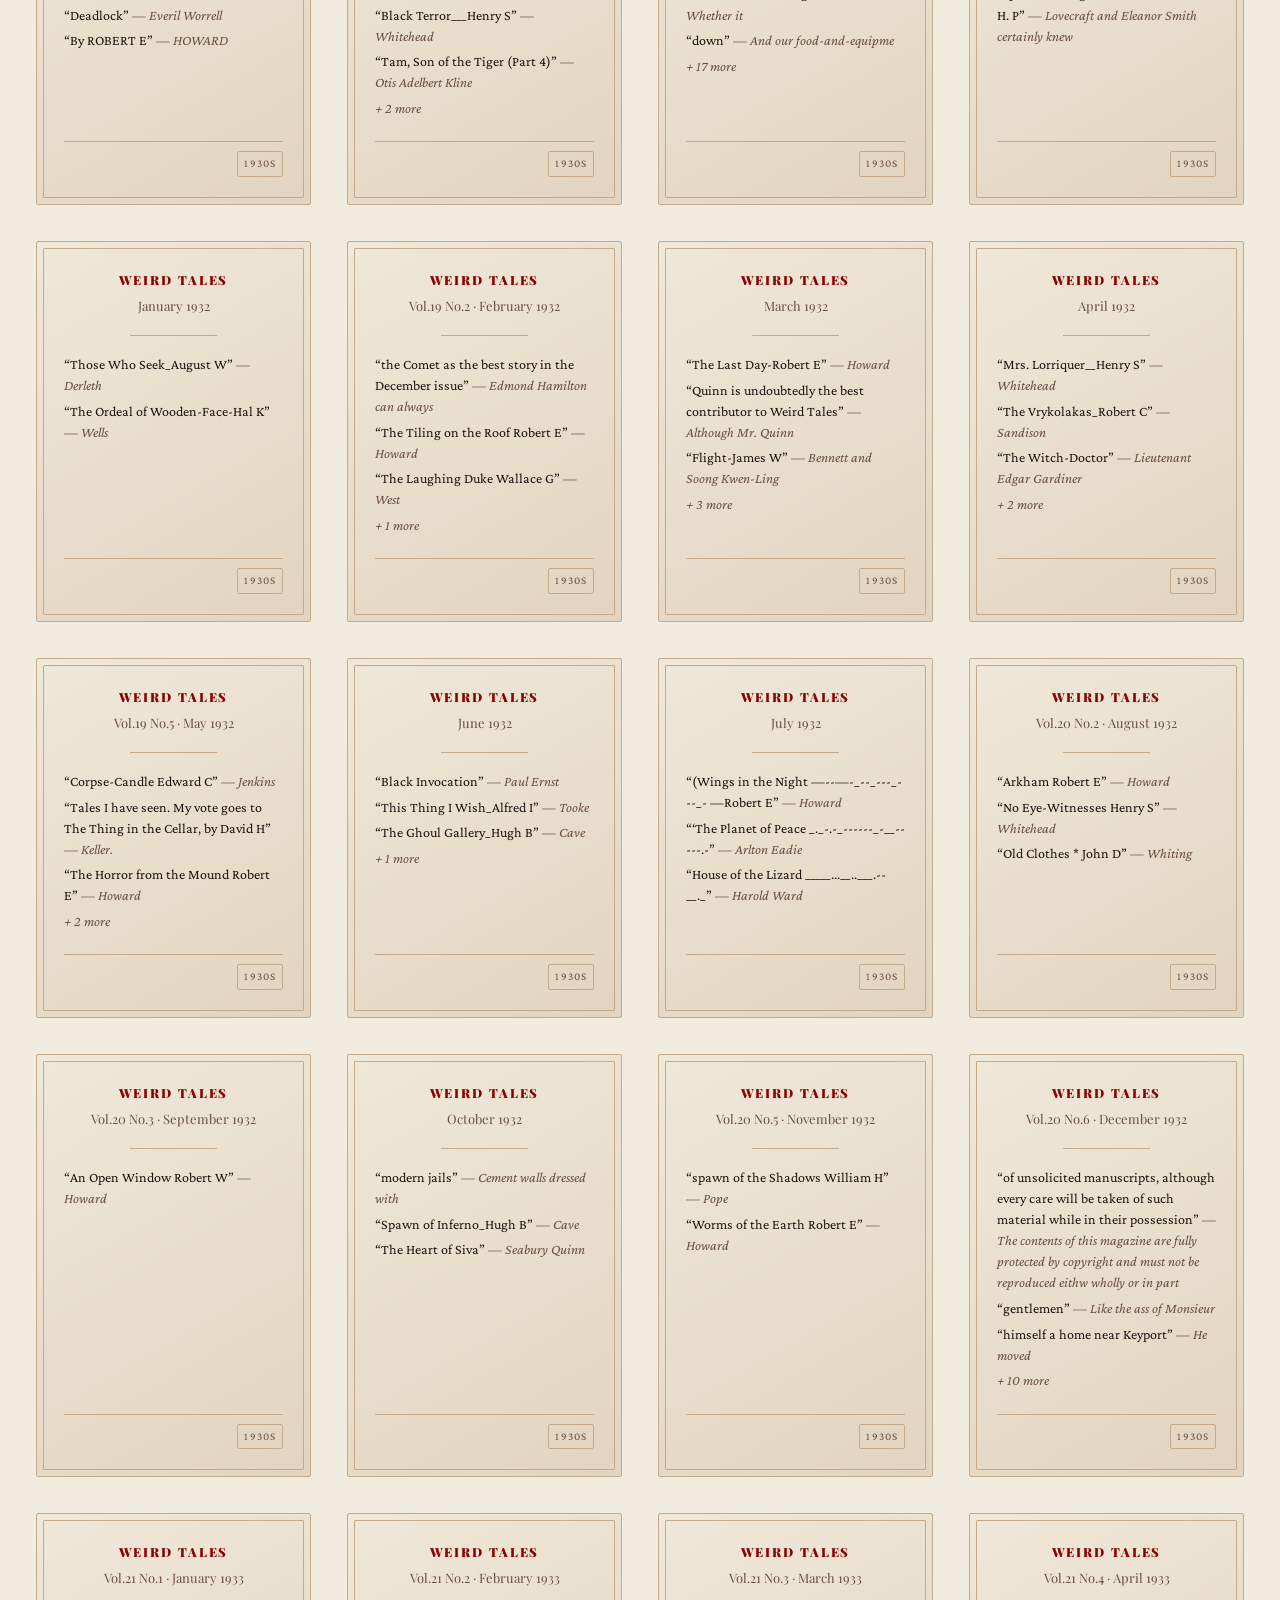
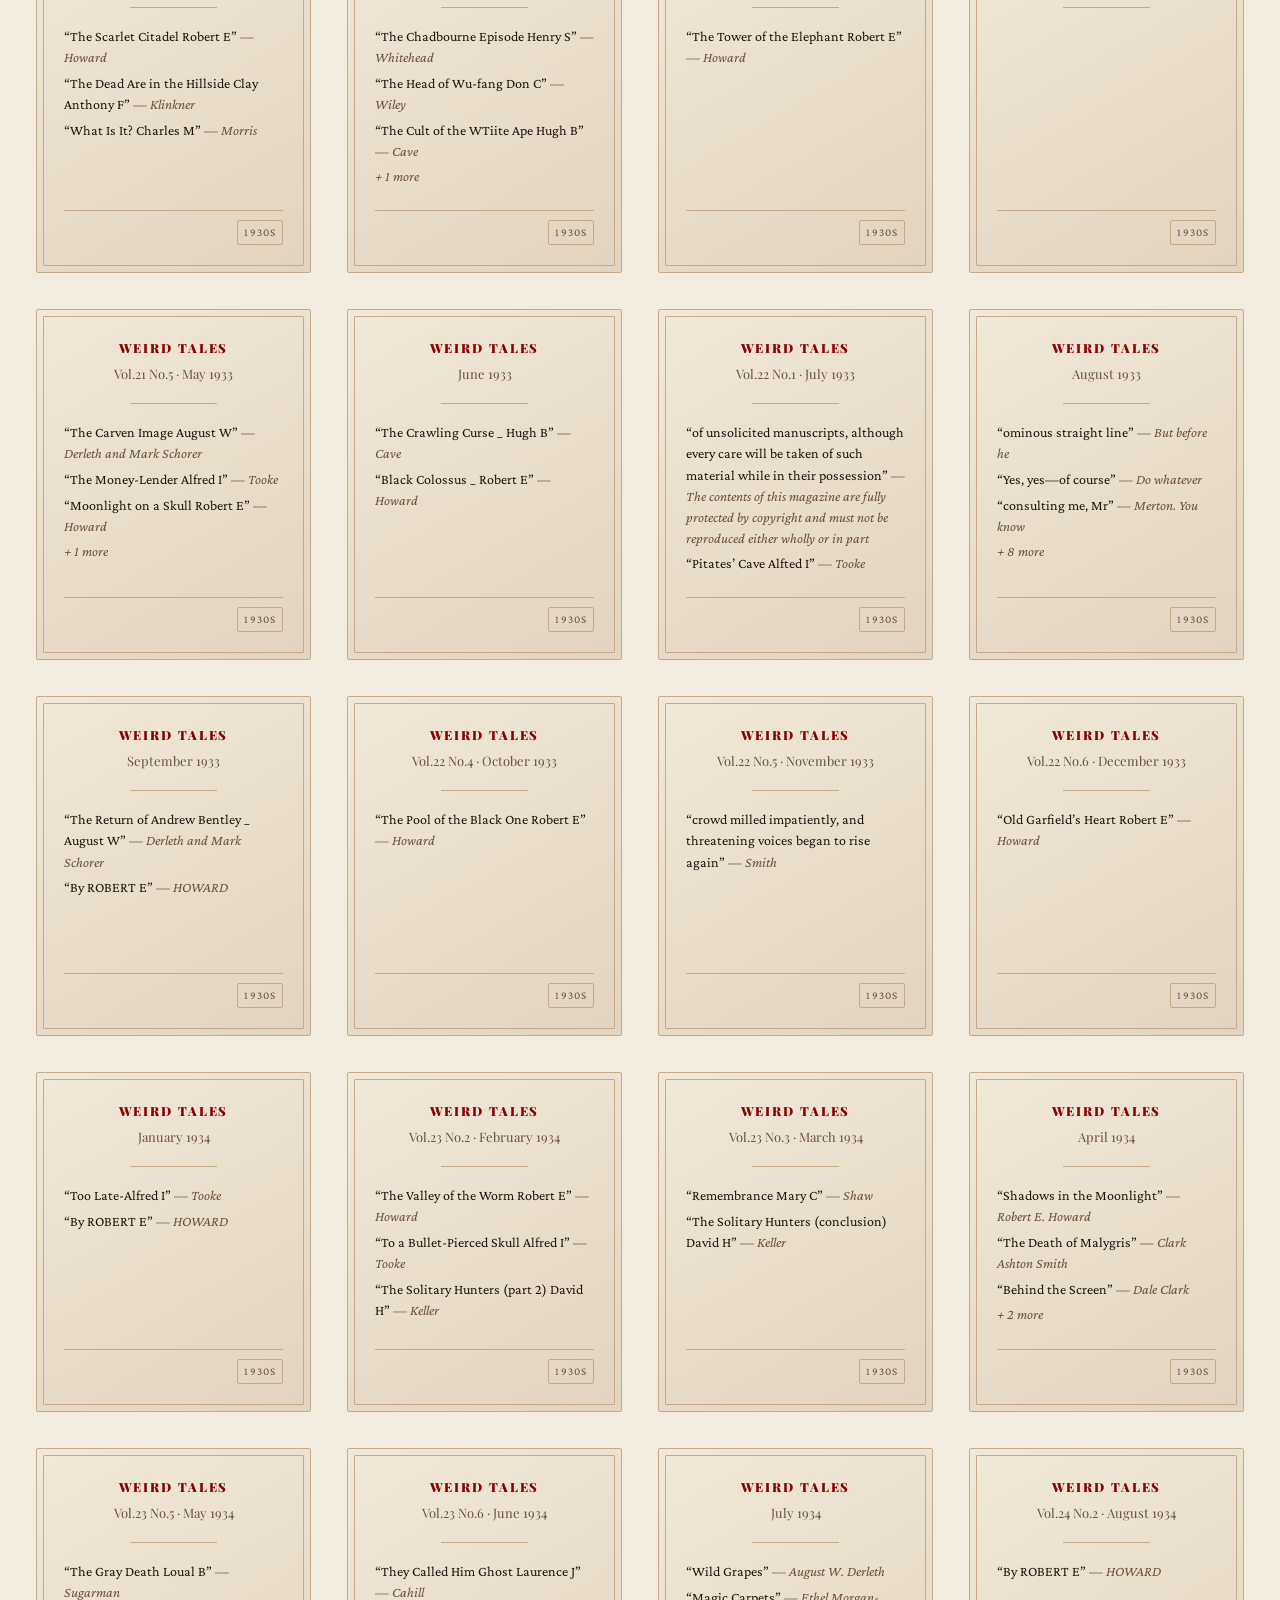
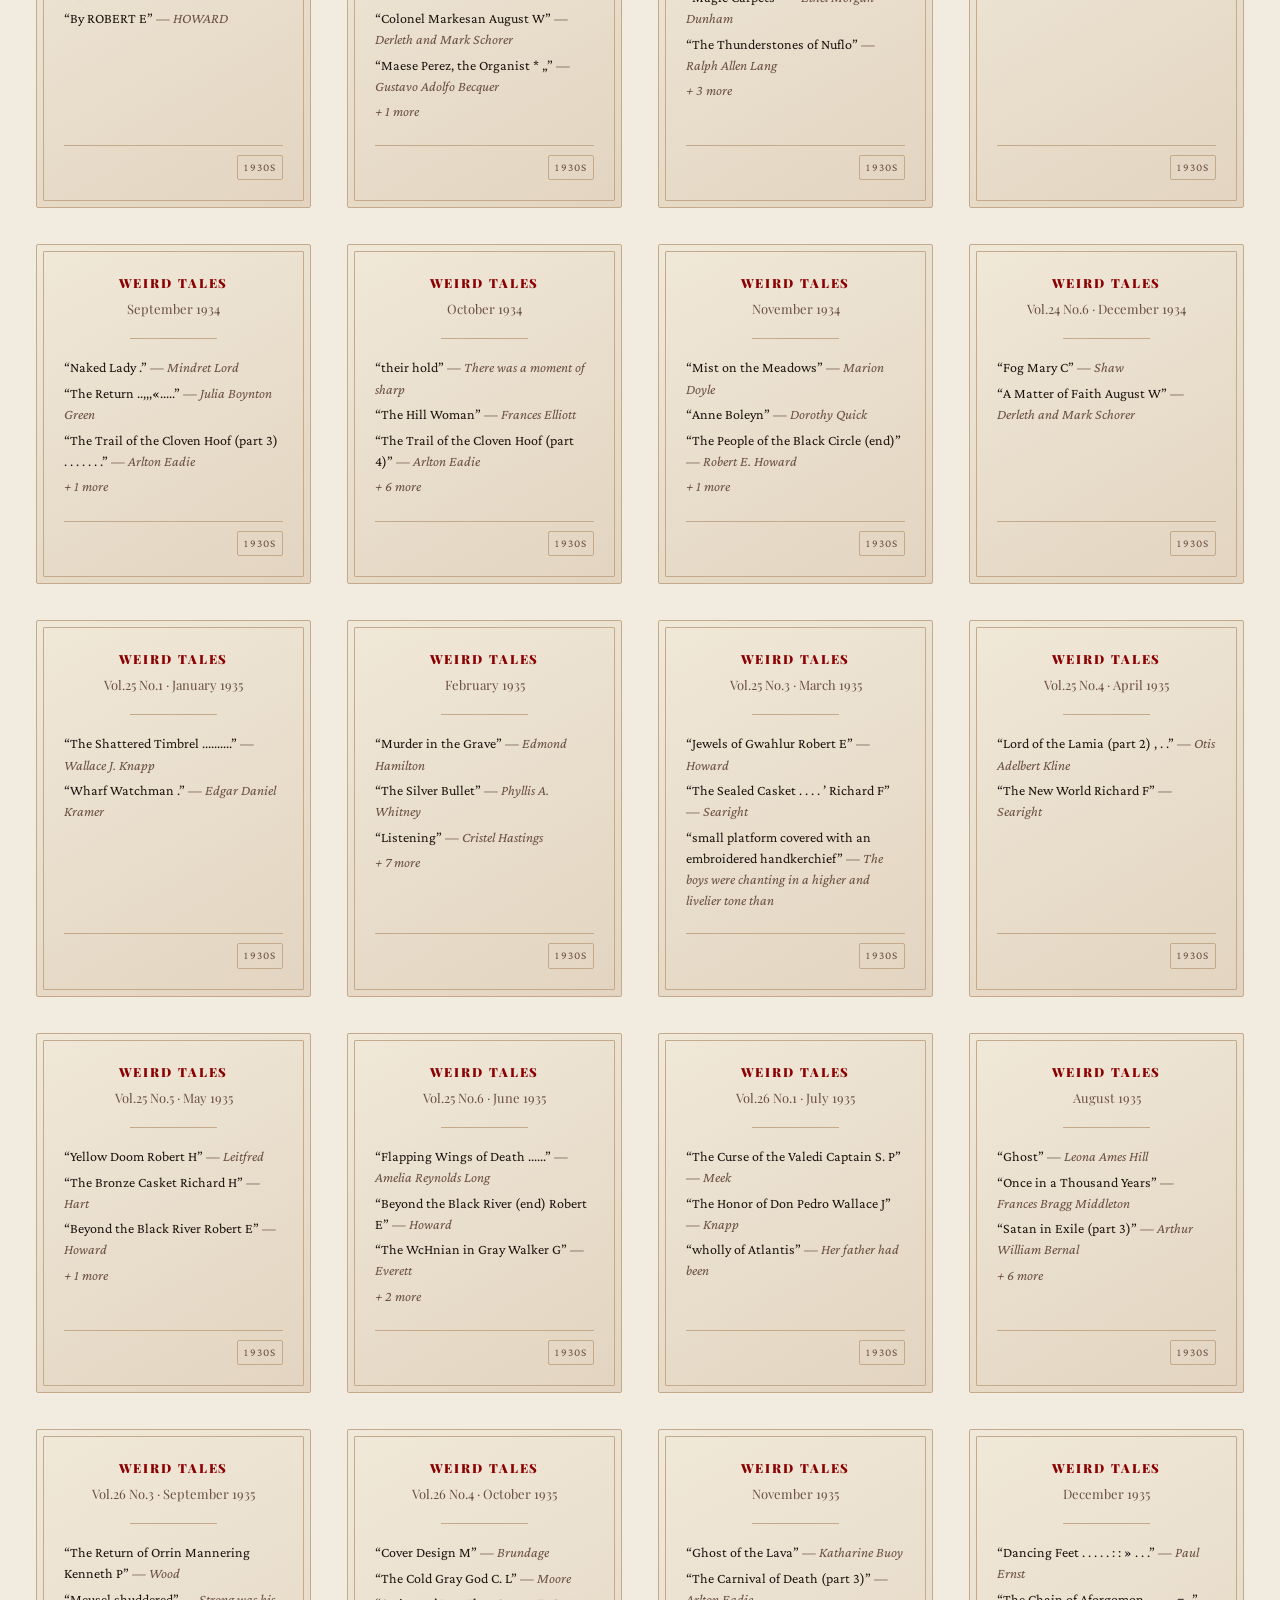
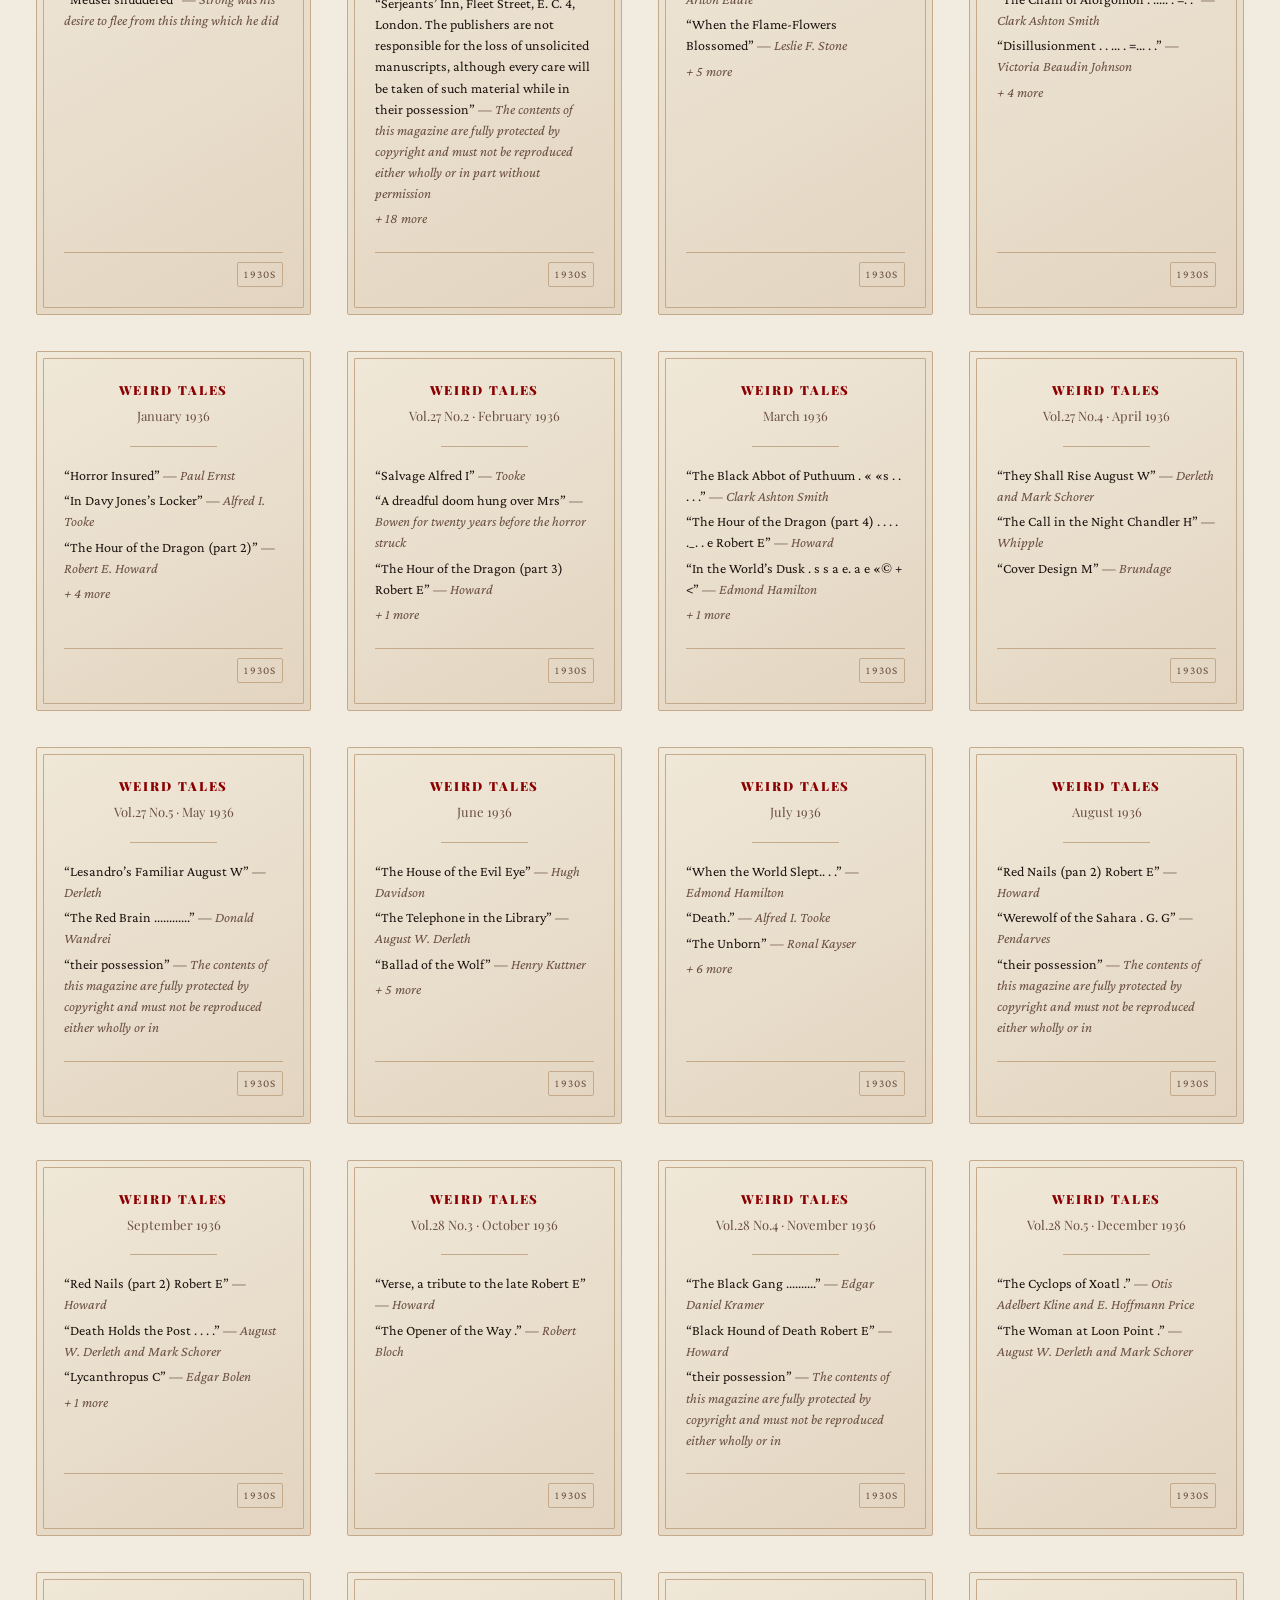
<file: reader.html>
<!DOCTYPE html>
<html lang="en" data-theme="sepia">
<head>
  <meta charset="UTF-8">
  <meta name="viewport" content="width=device-width, initial-scale=1.0">
  <title>Reading — Weird Tales</title>
  <link rel="preconnect" href="https://fonts.googleapis.com">
  <link rel="preconnect" href="https://fonts.gstatic.com" crossorigin>
  <link href="https://fonts.googleapis.com/css2?family=Crimson+Pro:ital,wght@0,400;0,600;0,700;1,400;1,600&family=Playfair+Display:ital,wght@0,400;0,700;0,900;1,400;1,700&display=swap" rel="stylesheet">
  <link rel="stylesheet" href="css/variables.css">
  <link rel="stylesheet" href="css/components.css">
  <link rel="stylesheet" href="css/reader.css">
</head>
<body>

  <div class="progress-bar" id="progress-bar"></div>

  <nav class="reader-nav">
    <div class="reader-nav__left">
      <a href="index.html" class="btn">Archive</a>
      <button class="btn" id="toc-toggle">Contents</button>
    </div>
    <div class="reader-nav__issue-title" id="nav-title"></div>
    <div class="reader-nav__right">
      <button class="btn" id="settings-toggle">Settings</button>
    </div>
  </nav>

  <!-- TOC Drawer -->
  <aside class="toc-drawer" id="toc-drawer">
    <div class="toc-drawer__header">
      <span class="toc-drawer__title">Contents</span>
      <button class="toc-drawer__close" id="toc-close">&times;</button>
    </div>
    <div class="toc-drawer__issue-info" id="toc-issue-info"></div>
    <ul class="toc-drawer__list" id="toc-list"></ul>
  </aside>

  <!-- Main Content -->
  <main class="reader-content" id="reader-content">
    <div id="loading" style="text-align:center; padding:4rem 0; color:var(--text-muted)">Loading issue...</div>
  </main>

  <!-- Overlay -->
  <div class="overlay" id="overlay"></div>

  <!-- Settings Panel -->
  <aside class="settings-panel" id="settings-panel">
    <div class="settings-panel__header">
      <span class="settings-panel__title">Settings</span>
      <button class="settings-panel__close" id="settings-close">&times;</button>
    </div>
    <div class="settings-group">
      <div class="settings-group__label">Theme</div>
      <div class="settings-group__options">
        <button class="btn" data-theme-choice="sepia">Sepia</button>
        <button class="btn" data-theme-choice="light">Light</button>
        <button class="btn" data-theme-choice="dark">Dark</button>
      </div>
    </div>
    <div class="settings-group">
      <div class="settings-group__label">Font Size</div>
      <div class="font-size-control">
        <span style="font-size:0.75rem">A</span>
        <input type="range" id="font-size-slider" min="14" max="24" step="1">
        <span style="font-size:1.1rem">A</span>
        <span class="font-size-control__value" id="font-size-value"></span>
      </div>
    </div>
    <div class="settings-group">
      <div class="settings-group__label">Line Height</div>
      <div class="font-size-control">
        <span style="font-size:0.75rem">&#9776;</span>
        <input type="range" id="line-height-slider" min="1.4" max="2.2" step="0.1">
        <span style="font-size:0.85rem">&#9776;</span>
        <span class="font-size-control__value" id="line-height-value"></span>
      </div>
    </div>
  </aside>

  <script src="js/preferences.js"></script>
  <script src="js/reader.js"></script>
  <script src="js/touch.js"></script>
</body>
</html>
</file>
<file: css/variables.css>
/* === Theme & Design Tokens — Weird Tales === */
:root {
  /* Sepia (default) — aged pulp paper */
  --bg: #f2ebe0;
  --bg-card: #e8dfd0;
  --text: #1e1410;
  --text-muted: #6b5040;
  --accent: #8b0000;
  --accent-hover: #a50000;
  --border: #c4aa8a;
  --divider: #d4bfa0;
  --shadow: rgba(30, 20, 10, 0.14);
  --shadow-strong: rgba(30, 20, 10, 0.28);
  --progress-bg: #d4bfa0;
  --overlay: rgba(30, 20, 10, 0.55);

  /* Decade gradients */
  --decade-20s-from: #f5edd8;
  --decade-20s-to: #e8dcc4;
  --decade-30s-from: #f0e8d8;
  --decade-30s-to: #e2d4c0;
  --decade-40s-from: #ece4d4;
  --decade-40s-to: #ddd0bc;
  --decade-50s-from: #e8dfd0;
  --decade-50s-to: #d8ccb8;

  /* Typography */
  --font-body: 'Crimson Pro', Georgia, 'Times New Roman', serif;
  --font-heading: 'Playfair Display', Georgia, serif;
  --font-mono: 'Courier New', Courier, monospace;
  --font-size: 18px;
  --line-height: 1.72;
  --content-width: 65ch;

  /* Spacing */
  --space-xs: 0.25rem;
  --space-sm: 0.5rem;
  --space-md: 1rem;
  --space-lg: 1.5rem;
  --space-xl: 2rem;
  --space-2xl: 3rem;
  --space-3xl: 4rem;

  /* Transitions */
  --transition: 0.2s ease;
}

/* Light theme */
[data-theme="light"] {
  --bg: #ffffff;
  --bg-card: #f9f7f4;
  --text: #1a1010;
  --text-muted: #6a5050;
  --accent: #a00000;
  --accent-hover: #c00000;
  --border: #e0d0c0;
  --divider: #eeeeee;
  --shadow: rgba(0, 0, 0, 0.08);
  --shadow-strong: rgba(0, 0, 0, 0.18);
  --progress-bg: #e0d0c0;
  --overlay: rgba(0, 0, 0, 0.4);
  --decade-20s-from: #fff8ee;
  --decade-20s-to: #f5edd8;
  --decade-30s-from: #fdf5e8;
  --decade-30s-to: #f0e8d8;
  --decade-40s-from: #faf5ee;
  --decade-40s-to: #ede4d4;
  --decade-50s-from: #f8f4ee;
  --decade-50s-to: #e8e0d0;
}

/* Dark theme */
[data-theme="dark"] {
  --bg: #120e0c;
  --bg-card: #1e1814;
  --text: #d4c8b8;
  --text-muted: #7a6858;
  --accent: #c41a1a;
  --accent-hover: #d83030;
  --border: #3a2c24;
  --divider: #2e2218;
  --shadow: rgba(0, 0, 0, 0.4);
  --shadow-strong: rgba(0, 0, 0, 0.6);
  --progress-bg: #2e2218;
  --overlay: rgba(0, 0, 0, 0.7);
  --decade-20s-from: #2a2018;
  --decade-20s-to: #221a12;
  --decade-30s-from: #281e16;
  --decade-30s-to: #201810;
  --decade-40s-from: #261c14;
  --decade-40s-to: #1e1610;
  --decade-50s-from: #241a12;
  --decade-50s-to: #1c140e;
}
</file>
<file: css/components.css>
/* === Shared Components: Nav, Footer, Settings, Modals === */

/* Reset */
*, *::before, *::after {
  box-sizing: border-box;
  margin: 0;
  padding: 0;
}

html {
  font-size: var(--font-size);
  -webkit-text-size-adjust: 100%;
}

body {
  font-family: var(--font-body);
  background: var(--bg);
  color: var(--text);
  line-height: var(--line-height);
  -webkit-font-smoothing: antialiased;
  -moz-osx-font-smoothing: grayscale;
}

/* === Top Navigation === */
.site-nav {
  display: flex;
  align-items: center;
  justify-content: space-between;
  padding: var(--space-md) var(--space-xl);
  border-bottom: 1px solid var(--border);
  background: var(--bg);
  position: sticky;
  top: 0;
  z-index: 100;
}

.site-nav__title {
  font-family: var(--font-heading);
  font-size: 1.1rem;
  font-weight: 700;
  color: var(--accent);
  text-decoration: none;
}

.site-nav__title:hover {
  color: var(--accent-hover);
}

.site-nav__actions {
  display: flex;
  align-items: center;
  gap: var(--space-md);
}

/* === Buttons === */
.btn {
  display: inline-flex;
  align-items: center;
  gap: var(--space-xs);
  padding: var(--space-xs) var(--space-md);
  font-family: var(--font-body);
  font-size: 0.85rem;
  color: var(--text-muted);
  background: transparent;
  border: 1px solid var(--border);
  border-radius: 4px;
  cursor: pointer;
  transition: all var(--transition);
  text-decoration: none;
}

.btn:hover {
  color: var(--text);
  border-color: var(--text-muted);
}

.btn--active {
  color: var(--accent);
  border-color: var(--accent);
  background: color-mix(in srgb, var(--accent) 8%, transparent);
}

/* === Settings Panel === */
.settings-panel {
  position: fixed;
  top: 0;
  right: -320px;
  width: 300px;
  height: 100%;
  background: var(--bg);
  border-left: 1px solid var(--border);
  box-shadow: -4px 0 20px var(--shadow);
  z-index: 200;
  padding: var(--space-xl);
  transition: right 0.3s ease;
  overflow-y: auto;
}

.settings-panel.open {
  right: 0;
}

.settings-panel__header {
  display: flex;
  justify-content: space-between;
  align-items: center;
  margin-bottom: var(--space-xl);
}

.settings-panel__title {
  font-family: var(--font-heading);
  font-size: 1.2rem;
  font-weight: 700;
}

.settings-panel__close {
  background: none;
  border: none;
  font-size: 1.5rem;
  cursor: pointer;
  color: var(--text-muted);
  padding: var(--space-xs);
}

.settings-group {
  margin-bottom: var(--space-xl);
}

.settings-group__label {
  font-size: 0.8rem;
  text-transform: uppercase;
  letter-spacing: 0.08em;
  color: var(--text-muted);
  margin-bottom: var(--space-sm);
}

.settings-group__options {
  display: flex;
  gap: var(--space-sm);
}

.settings-group__options .btn {
  flex: 1;
  justify-content: center;
}

/* Font size slider */
.font-size-control {
  display: flex;
  align-items: center;
  gap: var(--space-md);
}

.font-size-control input[type="range"] {
  flex: 1;
  accent-color: var(--accent);
}

.font-size-control__value {
  font-size: 0.85rem;
  color: var(--text-muted);
  min-width: 3ch;
  text-align: right;
}

/* === Overlay === */
.overlay {
  position: fixed;
  inset: 0;
  background: var(--overlay);
  z-index: 150;
  opacity: 0;
  pointer-events: none;
  transition: opacity 0.3s ease;
}

.overlay.visible {
  opacity: 1;
  pointer-events: auto;
}

/* === Footer === */
.site-footer {
  text-align: center;
  padding: var(--space-2xl) var(--space-xl);
  color: var(--text-muted);
  font-size: 0.85rem;
  border-top: 1px solid var(--border);
  margin-top: var(--space-3xl);
}

/* === Progress Bar (reader) === */
.progress-bar {
  position: fixed;
  top: 0;
  left: 0;
  height: 3px;
  background: var(--accent);
  z-index: 300;
  transition: width 0.1s linear;
  width: 0%;
}

/* === Scrollbar === */
::-webkit-scrollbar {
  width: 8px;
}

::-webkit-scrollbar-track {
  background: var(--bg);
}

::-webkit-scrollbar-thumb {
  background: var(--border);
  border-radius: 4px;
}

::-webkit-scrollbar-thumb:hover {
  background: var(--text-muted);
}
</file>
<file: css/shelf.css>
/* === Magazine Shelf / Browse Page — Weird Tales === */

.shelf-header {
  text-align: center;
  padding: var(--space-3xl) var(--space-xl) var(--space-xl);
}

.shelf-header__masthead {
  font-family: var(--font-heading);
  font-size: 2.8rem;
  font-weight: 900;
  color: var(--accent);
  line-height: 1.1;
  margin-bottom: var(--space-sm);
  letter-spacing: -0.01em;
}

.shelf-header__subtitle {
  font-family: var(--font-body);
  font-size: 1rem;
  color: var(--text-muted);
  font-style: italic;
}

/* === Search Bar === */
.search-bar {
  display: flex;
  justify-content: center;
  padding: 0 var(--space-xl) var(--space-md);
}

.search-bar__input {
  width: 100%;
  max-width: 480px;
  padding: var(--space-sm) var(--space-md);
  font-family: var(--font-body);
  font-size: 0.95rem;
  color: var(--text-primary);
  background: var(--bg-secondary);
  border: 1px solid var(--border);
  border-radius: 999px;
  outline: none;
  transition: border-color 0.15s, box-shadow 0.15s;
}

.search-bar__input::placeholder {
  color: var(--text-muted);
}

.search-bar__input:focus {
  border-color: var(--accent);
  box-shadow: 0 0 0 3px color-mix(in srgb, var(--accent) 15%, transparent);
}

/* Remove native search cancel button (webkit) */
.search-bar__input::-webkit-search-cancel-button { display: none; }

/* === Filters === */
.filters {
  display: flex;
  flex-wrap: wrap;
  justify-content: center;
  gap: var(--space-sm);
  padding: 0 var(--space-xl) var(--space-xl);
}

.filters__group {
  display: flex;
  gap: var(--space-xs);
  flex-wrap: wrap;
  justify-content: center;
}

.filters__separator {
  width: 1px;
  background: var(--border);
  margin: 0 var(--space-sm);
}

.filter-btn {
  display: inline-flex;
  align-items: center;
  padding: var(--space-xs) var(--space-md);
  font-family: var(--font-body);
  font-size: 0.8rem;
  color: var(--text-muted);
  background: transparent;
  border: 1px solid var(--border);
  border-radius: 20px;
  cursor: pointer;
  transition: all var(--transition);
  white-space: nowrap;
}

.filter-btn:hover {
  color: var(--text);
  border-color: var(--text-muted);
}

.filter-btn--active {
  color: var(--accent);
  border-color: var(--accent);
  background: color-mix(in srgb, var(--accent) 10%, transparent);
}

/* === Issue Count === */
.issue-count {
  text-align: center;
  padding-bottom: var(--space-lg);
  font-size: 0.85rem;
  color: var(--text-muted);
}

/* === Issue Grid === */
.issue-grid {
  display: grid;
  grid-template-columns: repeat(auto-fill, minmax(260px, 1fr));
  gap: var(--space-xl);
  padding: 0 var(--space-xl) var(--space-3xl);
  max-width: 1400px;
  margin: 0 auto;
}

/* === Issue Card === */
.issue-card {
  position: relative;
  display: flex;
  flex-direction: column;
  background: linear-gradient(150deg, var(--decade-20s-from), var(--decade-20s-to));
  border: 1px solid var(--border);
  border-radius: 2px;
  padding: var(--space-lg);
  text-decoration: none;
  color: var(--text);
  transition: all var(--transition);
  min-height: 340px;
  overflow: hidden;
}

.issue-card--30s { background: linear-gradient(150deg, var(--decade-30s-from), var(--decade-30s-to)); }
.issue-card--40s { background: linear-gradient(150deg, var(--decade-40s-from), var(--decade-40s-to)); }
.issue-card--50s { background: linear-gradient(150deg, var(--decade-50s-from), var(--decade-50s-to)); }

.issue-card:hover {
  transform: translateY(-3px);
  box-shadow: 0 8px 28px var(--shadow-strong);
}

/* Vintage border effect */
.issue-card::before {
  content: '';
  position: absolute;
  inset: 6px;
  border: 1px solid var(--border);
  border-radius: 1px;
  pointer-events: none;
}

/* === Card Header === */
.issue-card__masthead {
  font-family: var(--font-heading);
  font-size: 0.7rem;
  text-transform: uppercase;
  letter-spacing: 0.15em;
  color: var(--accent);
  text-align: center;
  margin-bottom: var(--space-xs);
  font-weight: 900;
}

.issue-card__number {
  font-family: var(--font-heading);
  font-size: 0.72rem;
  text-align: center;
  color: var(--text-muted);
  margin-bottom: var(--space-md);
}

/* === Card Cover Art === */
.issue-card__cover-art {
  font-family: var(--font-heading);
  font-size: 1.2rem;
  font-weight: 700;
  font-style: italic;
  text-align: center;
  color: var(--text);
  margin-bottom: var(--space-xs);
  line-height: 1.3;
  flex-grow: 0;
}

.issue-card__cover-artist {
  font-size: 0.72rem;
  text-align: center;
  color: var(--text-muted);
  margin-bottom: var(--space-lg);
}

/* === Card Divider === */
.issue-card__divider {
  width: 40%;
  margin: 0 auto var(--space-md);
  border: none;
  border-top: 1px solid var(--border);
}

/* === Card Stories List === */
.issue-card__stories {
  list-style: none;
  flex-grow: 1;
}

.issue-card__stories li {
  font-size: 0.78rem;
  line-height: 1.5;
  margin-bottom: var(--space-xs);
  color: var(--text);
}

.issue-card__stories li .author {
  color: var(--text-muted);
  font-style: italic;
}

/* === Card Footer === */
.issue-card__footer {
  display: flex;
  justify-content: space-between;
  align-items: flex-end;
  margin-top: var(--space-md);
  padding-top: var(--space-sm);
  border-top: 1px solid var(--border);
  font-size: 0.72rem;
  color: var(--text-muted);
}

.issue-card__price {
  font-family: var(--font-mono);
  font-weight: 700;
}

.issue-card__decade {
  font-size: 0.62rem;
  text-transform: uppercase;
  letter-spacing: 0.1em;
  padding: 2px 6px;
  border: 1px solid var(--border);
  border-radius: 2px;
}

.issue-card__reading-badge {
  font-size: 0.62rem;
  text-transform: uppercase;
  letter-spacing: 0.1em;
  padding: 2px 6px;
  border: 1px solid var(--accent);
  border-radius: 2px;
  color: var(--accent);
  background: color-mix(in srgb, var(--accent) 10%, transparent);
}

.issue-card--in-progress {
  border-color: color-mix(in srgb, var(--accent) 30%, var(--border));
}

/* === Responsive === */
@media (min-width: 1024px) {
  .issue-grid {
    grid-template-columns: repeat(4, 1fr);
  }
}

@media (min-width: 768px) and (max-width: 1023px) {
  .issue-grid {
    grid-template-columns: repeat(3, 1fr);
  }
}

@media (min-width: 480px) and (max-width: 767px) {
  .issue-grid {
    grid-template-columns: repeat(2, 1fr);
  }

  .shelf-header__masthead {
    font-size: 2rem;
  }
}

@media (max-width: 479px) {
  .issue-grid {
    grid-template-columns: 1fr;
    padding: 0 var(--space-md) var(--space-2xl);
  }

  .shelf-header__masthead {
    font-size: 1.6rem;
  }

  .shelf-header {
    padding: var(--space-2xl) var(--space-md) var(--space-lg);
  }
}
</file>
<file: css/reader.css>
/* === Issue Reader Page === */

/* === Reader Nav (replaces site-nav on reader) === */
.reader-nav {
  display: flex;
  align-items: center;
  justify-content: space-between;
  padding: var(--space-sm) var(--space-xl);
  border-bottom: 1px solid var(--border);
  background: var(--bg);
  position: sticky;
  top: 0;
  z-index: 100;
  gap: var(--space-md);
}

.reader-nav__left,
.reader-nav__right {
  display: flex;
  align-items: center;
  gap: var(--space-sm);
}

.reader-nav__issue-title {
  font-family: var(--font-heading);
  font-size: 0.9rem;
  font-weight: 600;
  color: var(--text);
  white-space: nowrap;
  overflow: hidden;
  text-overflow: ellipsis;
  max-width: 40vw;
  text-align: center;
}

/* === TOC Drawer === */
.toc-drawer {
  position: fixed;
  top: 0;
  left: -360px;
  width: 340px;
  height: 100%;
  background: var(--bg);
  border-right: 1px solid var(--border);
  box-shadow: 4px 0 20px var(--shadow);
  z-index: 200;
  transition: left 0.3s ease;
  overflow-y: auto;
  padding: var(--space-xl);
}

.toc-drawer.open {
  left: 0;
}

.toc-drawer__header {
  display: flex;
  justify-content: space-between;
  align-items: center;
  margin-bottom: var(--space-lg);
}

.toc-drawer__title {
  font-family: var(--font-heading);
  font-size: 1.1rem;
  font-weight: 700;
}

.toc-drawer__close {
  background: none;
  border: none;
  font-size: 1.5rem;
  cursor: pointer;
  color: var(--text-muted);
  padding: var(--space-xs);
}

.toc-drawer__issue-info {
  font-size: 0.85rem;
  color: var(--text-muted);
  margin-bottom: var(--space-lg);
  padding-bottom: var(--space-md);
  border-bottom: 1px solid var(--border);
}

.toc-drawer__list {
  list-style: none;
}

.toc-drawer__item {
  margin-bottom: var(--space-sm);
}

.toc-drawer__link {
  display: block;
  padding: var(--space-sm) var(--space-md);
  border-radius: 4px;
  text-decoration: none;
  color: var(--text);
  font-size: 0.9rem;
  transition: all var(--transition);
  line-height: 1.4;
}

.toc-drawer__link:hover {
  background: color-mix(in srgb, var(--accent) 10%, transparent);
}

.toc-drawer__link--active {
  color: var(--accent);
  background: color-mix(in srgb, var(--accent) 8%, transparent);
  font-weight: 600;
}

.toc-drawer__link-author {
  display: block;
  font-size: 0.78rem;
  color: var(--text-muted);
  font-style: italic;
  margin-top: 2px;
}

.toc-drawer__section-label {
  font-size: 0.72rem;
  text-transform: uppercase;
  letter-spacing: 0.1em;
  color: var(--text-muted);
  margin-top: var(--space-lg);
  margin-bottom: var(--space-sm);
  padding-left: var(--space-md);
}

/* === Reader Content Area === */
.reader-content {
  max-width: var(--content-width);
  margin: 0 auto;
  padding: var(--space-2xl) var(--space-xl) var(--space-3xl);
}

/* === Section Header (story/feature title) === */
.section-header {
  text-align: center;
  margin-bottom: var(--space-2xl);
  padding-bottom: var(--space-lg);
}

.section-header__title {
  font-family: var(--font-heading);
  font-size: 2rem;
  font-weight: 900;
  line-height: 1.2;
  margin-bottom: var(--space-sm);
  color: var(--text);
}

.section-header__author {
  font-family: var(--font-body);
  font-size: 1.05rem;
  font-style: italic;
  color: var(--text-muted);
}

/* === Decorative Section Dividers === */
.section-divider {
  text-align: center;
  margin: var(--space-2xl) auto;
  color: var(--accent);
  font-size: 1.2rem;
  letter-spacing: 0.5em;
  opacity: 0.6;
}

.section-divider::before {
  content: '* * *';
}

/* === Story Text === */
.story-text {
  font-family: var(--font-body);
  font-size: 1rem;
  line-height: var(--line-height);
  color: var(--text);
}

.story-text p {
  margin-bottom: 1em;
  text-indent: 1.5em;
}

.story-text p:first-of-type {
  text-indent: 0;
}

/* Drop cap for first paragraph of stories */
.story-text--drop-cap p:first-of-type::first-letter {
  font-family: var(--font-heading);
  float: left;
  font-size: 3.4em;
  line-height: 0.8;
  padding-right: 0.08em;
  margin-top: 0.05em;
  color: var(--accent);
  font-weight: 900;
}

/* Roman numeral sub-sections */
.story-text .sub-section {
  text-align: center;
  margin: var(--space-2xl) 0;
  font-family: var(--font-heading);
  font-size: 1.1rem;
  color: var(--text-muted);
  letter-spacing: 0.1em;
}

/* Italic text (underscores in source) */
.story-text em {
  font-style: italic;
}

/* The End marker */
.story-text .the-end {
  text-align: center;
  margin-top: var(--space-2xl);
  font-family: var(--font-heading);
  font-style: italic;
  color: var(--text-muted);
  letter-spacing: 0.15em;
}

/* === Section Navigation (prev/next within issue) === */
.section-nav {
  display: flex;
  justify-content: space-between;
  align-items: stretch;
  gap: var(--space-lg);
  margin-top: var(--space-3xl);
  padding-top: var(--space-xl);
  border-top: 1px solid var(--border);
}

.section-nav__link {
  display: flex;
  flex-direction: column;
  gap: var(--space-xs);
  text-decoration: none;
  color: var(--text);
  padding: var(--space-md);
  border: 1px solid var(--border);
  border-radius: 4px;
  transition: all var(--transition);
  flex: 1;
  max-width: 45%;
}

.section-nav__link:hover {
  border-color: var(--accent);
  background: color-mix(in srgb, var(--accent) 5%, transparent);
}

.section-nav__link--next {
  text-align: right;
  margin-left: auto;
}

.section-nav__direction {
  font-size: 0.75rem;
  text-transform: uppercase;
  letter-spacing: 0.1em;
  color: var(--text-muted);
}

.section-nav__title {
  font-family: var(--font-heading);
  font-size: 0.95rem;
  font-weight: 600;
}

/* === Issue Navigation (prev/next issue) === */
.issue-nav {
  display: flex;
  justify-content: space-between;
  gap: var(--space-lg);
  margin-top: var(--space-2xl);
  padding-top: var(--space-xl);
  border-top: 1px solid var(--divider);
}

.issue-nav__link {
  font-size: 0.85rem;
  color: var(--accent);
  text-decoration: none;
}

.issue-nav__link:hover {
  text-decoration: underline;
}

/* === Responsive Reader === */
@media (max-width: 767px) {
  .reader-content {
    padding: var(--space-lg) var(--space-md) var(--space-2xl);
  }

  .section-header__title {
    font-size: 1.6rem;
  }

  .reader-nav {
    padding: var(--space-sm) var(--space-md);
  }

  .reader-nav__issue-title {
    font-size: 0.8rem;
    max-width: 30vw;
  }

  .toc-drawer {
    width: 85vw;
    left: -85vw;
  }

  .section-nav {
    flex-direction: column;
  }

  .section-nav__link {
    max-width: 100%;
  }

  .section-nav__link--next {
    text-align: left;
  }
}
</file>
